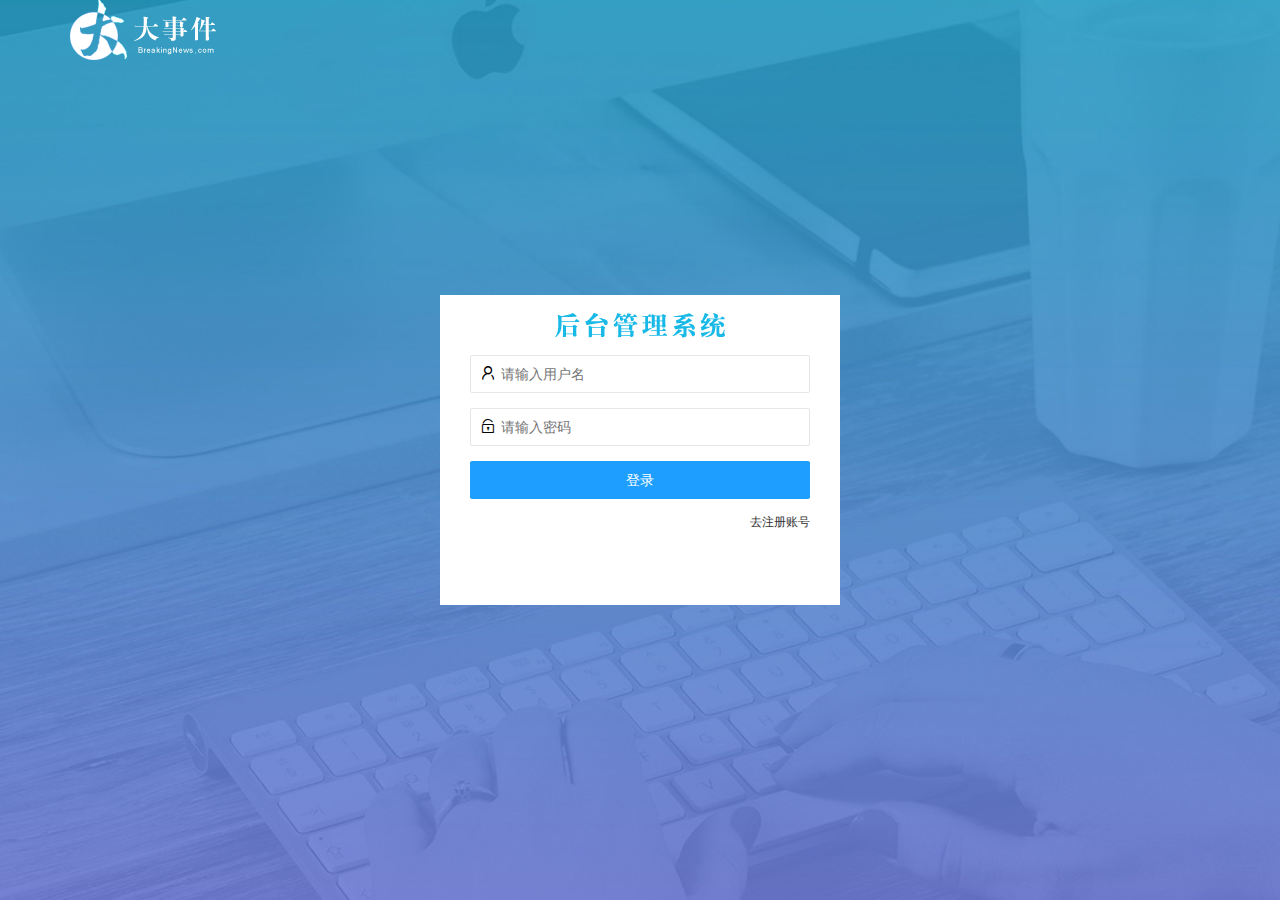
<file: login.html>
<!DOCTYPE html>
<html lang="en">

<head>
  <meta charset="UTF-8" />
  <meta name="viewport" content="width=device-width, initial-scale=1.0" />
  <title>大事件-登录/注册</title>
  <!-- 导入 LayUI 的样式 -->
  <link rel="stylesheet" href="/assets/lib/layui/css/layui.css" />
  <!-- 导入自己的样式表 -->
  <link rel="stylesheet" href="/assets/css/login.css" />
</head>

<body>
  <div class="layui-main">
    <img src="/assets/images/logo.png" alt="" />
  </div>
  <!-- 注册和登录区域 -->
  <div class="loginAndRegBox">
    <!-- 注册和登录标题图 -->
    <div class="title-box"></div>

    <!-- 1.登录的div -->
    <div class="login-box">
      <!-- 登录的表单 -->
      <form class="layui-form" id="form_login">
        <!-- 用户名 -->
        <div class="layui-form-item">
          <i class="layui-icon layui-icon-username"></i>
          <input type="text" name="username" required lay-verify="required" placeholder="请输入用户名" autocomplete="off"
            class="layui-input" />
        </div>
        <!-- 密码 -->
        <div class="layui-form-item">
          <i class="layui-icon layui-icon-password"></i>
          <input type="text" name="password" required lay-verify="required|pwd" placeholder="请输入密码" autocomplete="off"
            class="layui-input" />
        </div>
        <!-- 登录按钮 -->
        <div class="layui-form-item">
          <!-- 注意：表单提交按钮和普通按钮的区别，就是 lay-submit 属性 -->
          <button class="layui-btn layui-btn-fluid layui-btn-normal" lay-submit>登录</button>
        </div>
        <div class="layui-form-item links">
          <a href="javascript:;" id="link_reg">去注册账号</a>
        </div>
      </form>
    </div>

    <!-- 2.注册div -->
    <div class="reg-box" style="display: none;">
      <!-- 注册的表单 -->
      <form class="layui-form" id="form_reg">
        <!-- 用户名 -->
        <div class="layui-form-item">
          <i class="layui-icon layui-icon-username"></i>
          <input type="text" name="username" required lay-verify="required" placeholder="请输入用户名" autocomplete="off"
            class="layui-input" />
        </div>
        <!-- 密码 -->
        <div class="layui-form-item">
          <i class="layui-icon layui-icon-password"></i>
          <input type="text" name="password" required lay-verify="required|pwd" placeholder="请输入密码" autocomplete="off"
            class="layui-input" />
        </div>
        <!-- 再次确认密码 -->
        <div class="layui-form-item">
          <i class="layui-icon layui-icon-password"></i>
          <input type="text" name="repassword" required lay-verify="required|pwd|repwd" placeholder="请再次输入密码"
            autocomplete="off" class="layui-input" />
        </div>
        <!-- 注册按钮 -->
        <div class="layui-form-item">
          <!-- 注意：表单提交按钮和普通按钮的区别，就是 lay-submit 属性 -->
          <button class="layui-btn layui-btn-fluid layui-btn-normal" lay-submit>注册</button>
        </div>
        <div class="layui-form-item links">
          <a href="javascript:;" id="link_login">去登录</a>
        </div>
      </form>

    </div>
  </div>
  <!-- 导入 Layui 的JS文件 -->
  <script src="/assets/lib/layui/layui.all.js"></script>
  <!-- 导入 JQuery -->
  <script src="/assets/lib/jquery.js"></script>
  <!-- 导入自己封装的 baseAPI.js，在jq之后，自己的之前 -->
  <script src="/assets/js/baseAPI.js"></script>
  <!-- 导入自己的 JavaScript 脚本 -->
  <script src="/assets/js/login.js"></script>
</body>

</html>
</file>
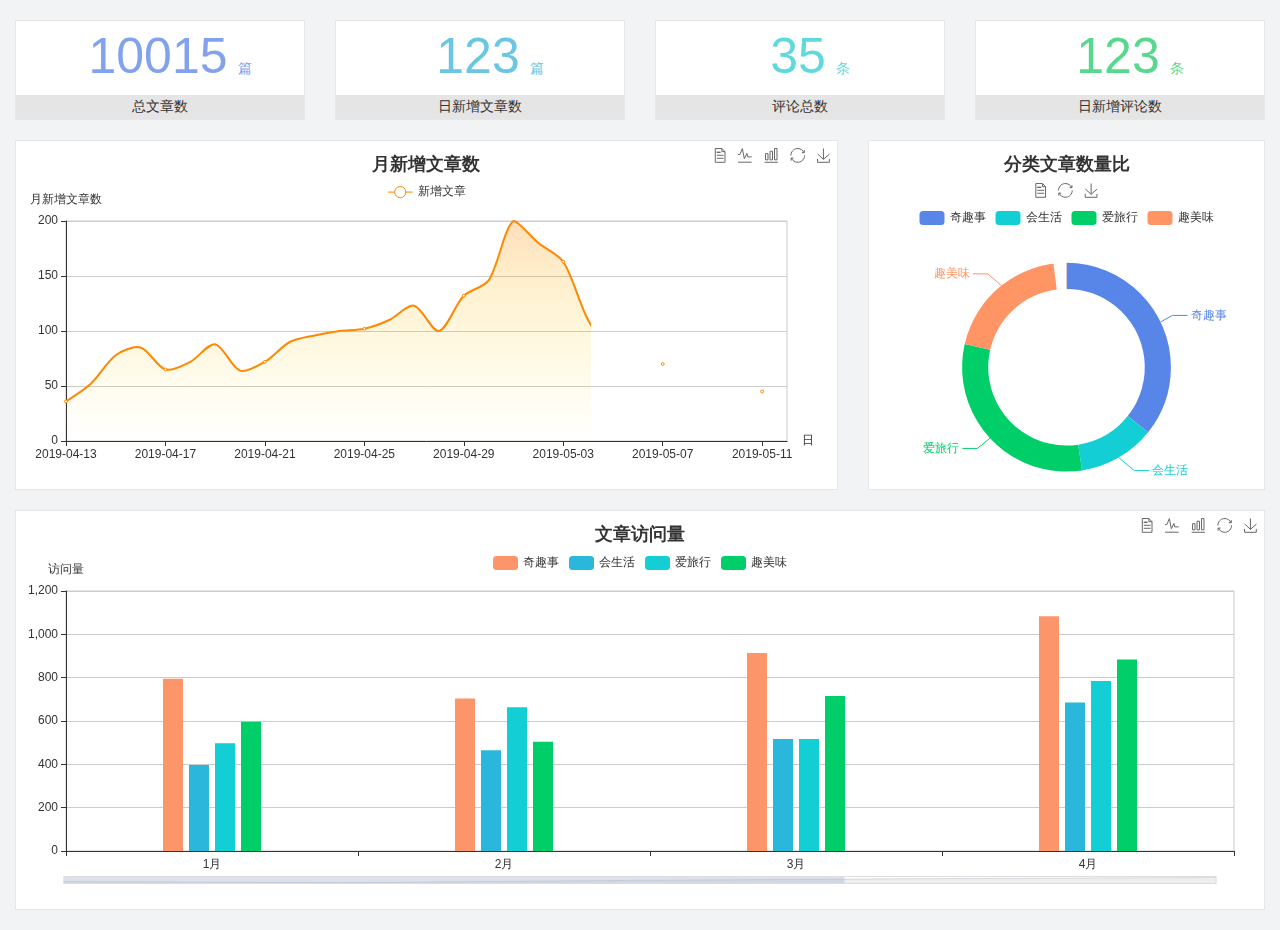
<file: home/dashboard.html>
<!DOCTYPE html>
<html lang="en">

<head>
  <meta charset="UTF-8">
  <meta name="viewport" content="width=device-width, initial-scale=1.0">
  <meta http-equiv="X-UA-Compatible" content="ie=edge">
  <title>图表统计</title>
  <link rel="stylesheet" href="../../assets/lib/bootstrap.css" />
  <link rel="stylesheet" href="../../assets/lib/main.css" />
  <script src="../../assets/lib/jquery.js"></script>
  <script type="text/javascript" src="../../assets/lib/echarts.min.js"></script>
</head>

<body>
  <div class="container-fluid">
    <div class="row spannel_list">
      <div class="col-sm-3 col-xs-6">
        <div class="spannel">
          <em>10015</em><span>篇</span>
          <b>总文章数</b>
        </div>
      </div>
      <div class="col-sm-3 col-xs-6">
        <div class="spannel scolor01">
          <em>123</em><span>篇</span>
          <b>日新增文章数</b>
        </div>
      </div>
      <div class="col-sm-3 col-xs-6">
        <div class="spannel scolor02">
          <em>35</em><span>条</span>
          <b>评论总数</b>
        </div>
      </div>
      <div class="col-sm-3 col-xs-6">
        <div class="spannel scolor03">
          <em>123</em><span>条</span>
          <b>日新增评论数</b>
        </div>
      </div>
    </div>
  </div>

  <div class="container-fluid">
    <div class="row curve-pie">
      <div class="col-lg-8 col-md-8">
        <div class="gragh_pannel" id="curve_show"></div>
      </div>
      <div class="col-lg-4 col-md-4">
        <div class="gragh_pannel" id="pie_show"></div>
      </div>
    </div>
  </div>

  <div class="container-fluid">
    <div class="column_pannel" id="column_show"></div>
  </div>

  <script>
    var oChart = echarts.init(document.getElementById('curve_show'));
    var aList_all = [
      { 'count': 36, 'date': '2019-04-13' },
      { 'count': 52, 'date': '2019-04-14' },
      { 'count': 78, 'date': '2019-04-15' },
      { 'count': 85, 'date': '2019-04-16' },
      { 'count': 65, 'date': '2019-04-17' },
      { 'count': 72, 'date': '2019-04-18' },
      { 'count': 88, 'date': '2019-04-19' },
      { 'count': 64, 'date': '2019-04-20' },
      { 'count': 72, 'date': '2019-04-21' },
      { 'count': 90, 'date': '2019-04-22' },
      { 'count': 96, 'date': '2019-04-23' },
      { 'count': 100, 'date': '2019-04-24' },
      { 'count': 102, 'date': '2019-04-25' },
      { 'count': 110, 'date': '2019-04-26' },
      { 'count': 123, 'date': '2019-04-27' },
      { 'count': 100, 'date': '2019-04-28' },
      { 'count': 132, 'date': '2019-04-29' },
      { 'count': 146, 'date': '2019-04-30' },
      { 'count': 200, 'date': '2019-05-01' },
      { 'count': 180, 'date': '2019-05-02' },
      { 'count': 163, 'date': '2019-05-03' },
      { 'count': 110, 'date': '2019-05-04' },
      { 'count': 80, 'date': '2019-05-05' },
      { 'count': 82, 'date': '2019-05-06' },
      { 'count': 70, 'date': '2019-05-07' },
      { 'count': 65, 'date': '2019-05-08' },
      { 'count': 54, 'date': '2019-05-09' },
      { 'count': 40, 'date': '2019-05-10' },
      { 'count': 45, 'date': '2019-05-11' },
      { 'count': 38, 'date': '2019-05-12' },
    ];

    let aCount = [];
    let aDate = [];

    for (var i = 0; i < aList_all.length; i++) {
      aCount.push(aList_all[i].count);
      aDate.push(aList_all[i].date);
    }

    var chartopt = {
      title: {
        text: '月新增文章数',
        left: 'center',
        top: '10'
      },
      tooltip: {
        trigger: 'axis'
      },
      legend: {
        data: ['新增文章'],
        top: '40'
      },
      toolbox: {
        show: true,
        feature: {
          mark: { show: true },
          dataView: { show: true, readOnly: false },
          magicType: { show: true, type: ['line', 'bar'] },
          restore: { show: true },
          saveAsImage: { show: true }
        }
      },
      calculable: true,
      xAxis: [
        {
          name: '日',
          type: 'category',
          boundaryGap: false,
          data: aDate
        }
      ],
      yAxis: [
        {
          name: '月新增文章数',
          type: 'value'
        }
      ],
      series: [
        {
          name: '新增文章',
          type: 'line',
          smooth: true,
          itemStyle: { normal: { areaStyle: { type: 'default' }, color: '#f80' }, lineStyle: { color: '#f80' } },
          data: aCount
        }],
      areaStyle: {
        normal: {
          color: new echarts.graphic.LinearGradient(0, 0, 0, 1, [{
            offset: 0,
            color: 'rgba(255,136,0,0.39)'
          }, {
            offset: .34,
            color: 'rgba(255,180,0,0.25)'
          }, {
            offset: 1,
            color: 'rgba(255,222,0,0.00)'
          }])

        }
      },
      grid: {
        show: true,
        x: 50,
        x2: 50,
        y: 80,
        height: 220
      }
    };

    oChart.setOption(chartopt);


    var oPie = echarts.init(document.getElementById('pie_show'));
    var oPieopt =
    {
      title: {
        top: 10,
        text: '分类文章数量比',
        x: 'center'
      },
      tooltip: {
        trigger: 'item',
        formatter: "{a} <br/>{b} : {c} ({d}%)"
      },
      color: ['#5885e8', '#13cfd5', '#00ce68', '#ff9565'],
      legend: {
        x: 'center',
        top: 65,
        data: ['奇趣事', '会生活', '爱旅行', '趣美味']
      },
      toolbox: {
        show: true,
        x: 'center',
        top: 35,
        feature: {
          mark: { show: true },
          dataView: { show: true, readOnly: false },
          magicType: {
            show: true,
            type: ['pie', 'funnel'],
            option: {
              funnel: {
                x: '25%',
                width: '50%',
                funnelAlign: 'left',
                max: 1548
              }
            }
          },
          restore: { show: true },
          saveAsImage: { show: true }
        }
      },
      calculable: true,
      series: [
        {
          name: '访问来源',
          type: 'pie',
          radius: ['45%', '60%'],
          center: ['50%', '65%'],
          data: [
            { value: 300, name: '奇趣事' },
            { value: 100, name: '会生活' },
            { value: 260, name: '爱旅行' },
            { value: 180, name: '趣美味' }
          ]
        }
      ]
    };
    oPie.setOption(oPieopt);



    var oColumn = this.echarts.init(document.getElementById('column_show'));
    var oColumnopt =
    {
      title: {
        text: '文章访问量',
        left: 'center',
        top: '10'
      },
      tooltip: {
        trigger: 'axis'
      },
      legend: {
        data: ['奇趣事', '会生活', '爱旅行', '趣美味'],
        top: '40'
      },
      toolbox: {
        show: true,
        feature: {
          mark: { show: true },
          dataView: { show: true, readOnly: false },
          magicType: { show: true, type: ['line', 'bar'] },
          restore: { show: true },
          saveAsImage: { show: true }
        }
      },
      calculable: true,
      xAxis: [
        {
          type: 'category',
          data: ['1月', '2月', '3月', '4月', '5月']
        }
      ],
      yAxis: [
        {
          name: '访问量',
          type: 'value'
        }
      ],
      series: [
        {
          name: '奇趣事',
          type: 'bar',
          barWidth: 20,
          itemStyle: {
            normal: { areaStyle: { type: 'default' }, color: '#fd956a' }
          },
          data: [800, 708, 920, 1090, 1200]
        },
        {
          name: '会生活',
          type: 'bar',
          barWidth: 20,
          itemStyle: {
            normal: { areaStyle: { type: 'default' }, color: '#2bb6db' }
          },
          data: [400, 468, 520, 690, 800]
        },
        {
          name: '爱旅行',
          type: 'bar',
          barWidth: 20,
          itemStyle: {
            normal: { areaStyle: { type: 'default' }, color: '#13cfd5' }
          },
          data: [500, 668, 520, 790, 900]
        },
        {
          name: '趣美味',
          type: 'bar',
          barWidth: 20,
          itemStyle: {
            normal: { areaStyle: { type: 'default' }, color: '#00ce68' }
          },
          data: [600, 508, 720, 890, 1000]
        }
      ],
      grid: {
        show: true,
        x: 50,
        x2: 30,
        y: 80,
        height: 260
      },
      dataZoom: [//给x轴设置滚动条
        {
          start: 0,//默认为0
          end: 100 - 1000 / 31,//默认为100
          type: 'slider',
          show: true,
          xAxisIndex: [0],
          handleSize: 0,//滑动条的 左右2个滑动条的大小
          height: 8,//组件高度
          left: 45, //左边的距离
          right: 50,//右边的距离
          bottom: 26,//右边的距离
          handleColor: '#ddd',//h滑动图标的颜色
          handleStyle: {
            borderColor: "#cacaca",
            borderWidth: "1",
            shadowBlur: 2,
            background: "#ddd",
            shadowColor: "#ddd",
          }
        }]
    };
    oColumn.setOption(oColumnopt);
  </script>
</body>

</html>
</file>
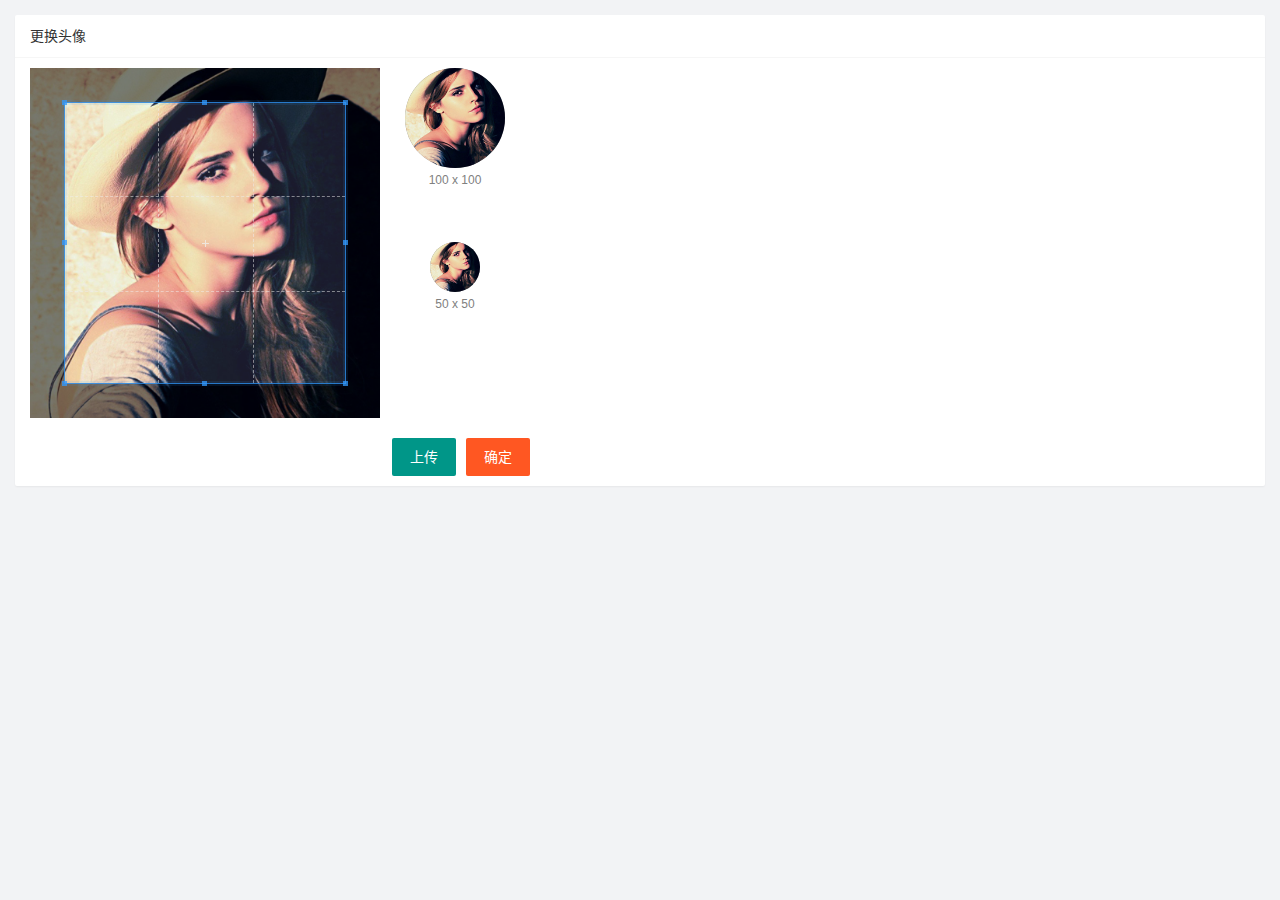
<file: user/user_avatar.html>
<!DOCTYPE html>
<html lang="zh-CN">

<head>
  <meta charset="UTF-8">
  <meta name="viewport" content="width=device-width, initial-scale=1.0">
  <title>Document</title>
  <!-- 引入layui样式 -->
  <link rel="stylesheet" href="/assets/lib/layui/css/layui.css" />
  <link rel="stylesheet" href="/assets/lib/cropper/cropper.css" />
  <!-- 引入自己的css -->
  <link rel="stylesheet" href="/assets/css/user/user_avatar.css" />

</head>

<body>
  <div class="layui-card">
    <div class="layui-card-header">更换头像</div>
    <div class="layui-card-body">
      <!-- 第一行的图片裁剪和预览区域 -->
      <div class="row1">
        <!-- 图片裁剪区域 -->
        <div class="cropper-box">
          <!-- 这个 img 标签很重要，将来会把它初始化为裁剪区域 -->
          <img id="image" src="/assets/images/sample.jpg" />
        </div>
        <!-- 图片的预览区域 -->
        <div class="preview-box">
          <div>
            <!-- 宽高为 100px 的预览区域 -->
            <div class="img-preview w100"></div>
            <p class="size">100 x 100</p>
          </div>
          <div>
            <!-- 宽高为 50px 的预览区域 -->
            <div class="img-preview w50"></div>
            <p class="size">50 x 50</p>
          </div>
        </div>
      </div>

      <!-- 第二行的按钮区域 -->
      <div class="row2">
        <input type="file" id="file" accept="image/png,image/jpeg" style="display: none;">
        <button id="btnChooseImage" type="button" class="layui-btn">上传</button>
        <button id="btnUpload" type="button" class="layui-btn layui-btn-danger">确定</button>
      </div>
    </div>
  </div>
  <!-- 导入 layui 的JS文件 -->
  <script src="/assets/lib/layui/layui.all.js"></script>
  <!-- 导入jq -->
  <script src="/assets/lib/jquery.js"></script>
  <script src="/assets/lib/cropper/Cropper.js"></script>
  <script src="/assets/lib/cropper/jquery-cropper.js"></script>
  <!-- 导入自己封装的baseAPI -->
  <script src="/assets/js/baseAPI.js"></script>
  <!-- 导入自己的js文件 -->
  <script src="/assets/js/user/user_avatar.js"></script>
</body>

</html>
</file>
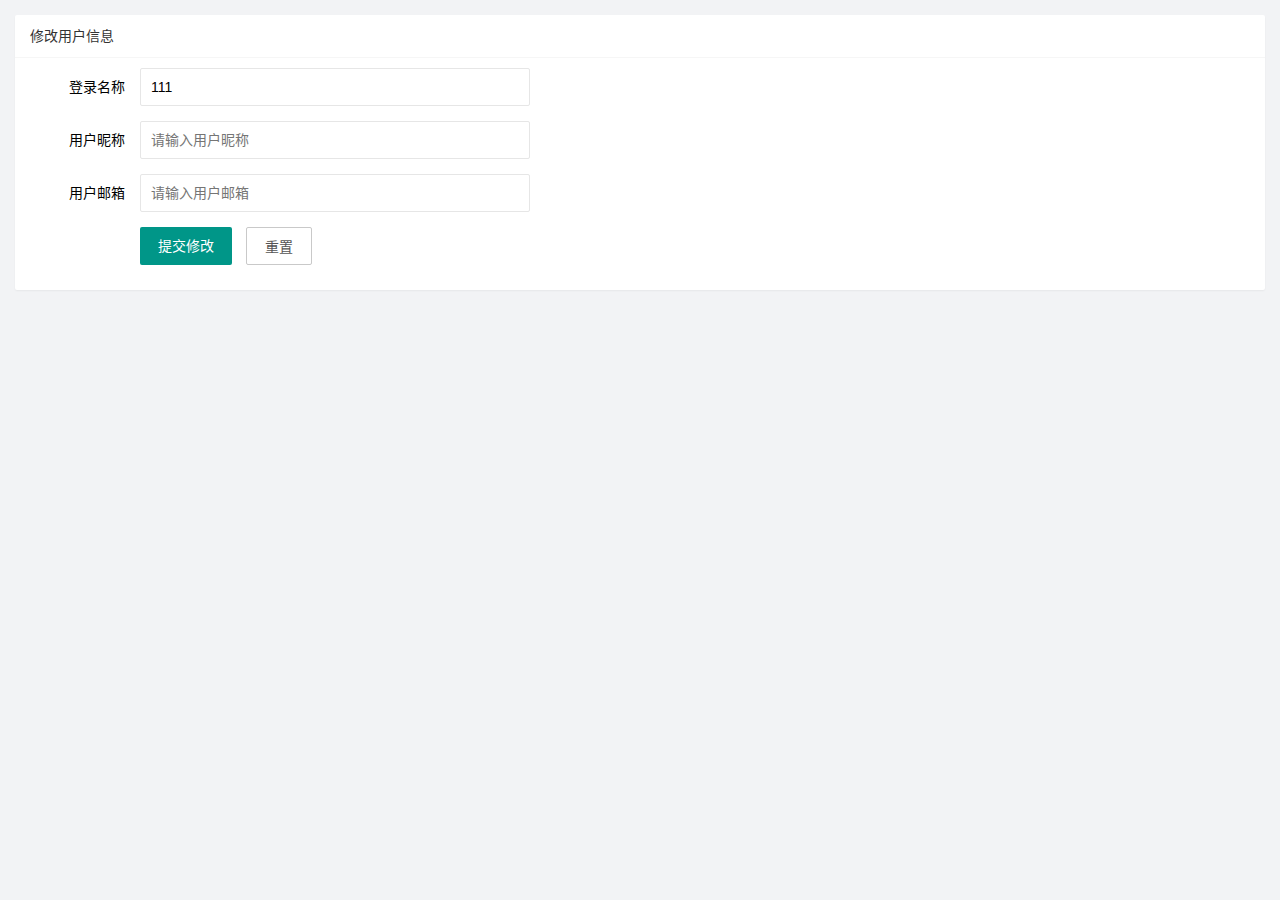
<file: user/user_info.html>
<!DOCTYPE html>
<html lang="zh-CN">

<head>
  <meta charset="UTF-8">
  <meta name="viewport" content="width=device-width, initial-scale=1.0">
  <title>Document</title>
  <link rel="stylesheet" href="/assets/lib/layui/css/layui.css">
  <link rel="stylesheet" href="/assets/css/user/user_info.css">
</head>

<body>
  <!-- 卡片区域 -->
  <div class="layui-card">
    <div class="layui-card-header">修改用户信息</div>
    <div class="layui-card-body">
      <!-- form 表单区域 -->
      <form class="layui-form" lay-filter="formUserInfo">
        <!-- 隐藏域保存id -->
        <input type="hidden" name="id">
        <div class="layui-form-item">
          <label class="layui-form-label">登录名称</label>
          <div class="layui-input-block">
            <input value="111" type="text" name="username" required lay-verify="required" placeholder="请输入登录名称"
              autocomplete="off" class="layui-input" readonly />
          </div>
        </div>
        <div class="layui-form-item">
          <label class="layui-form-label">用户昵称</label>
          <div class="layui-input-block">
            <input type="text" name="nickname" required lay-verify="required|nickname" placeholder="请输入用户昵称"
              autocomplete="off" class="layui-input" />
          </div>
        </div>
        <div class="layui-form-item">
          <label class="layui-form-label">用户邮箱</label>
          <div class="layui-input-block">
            <input type="text" name="email" required lay-verify="required|email" placeholder="请输入用户邮箱"
              autocomplete="off" class="layui-input" />
          </div>
        </div>
        <div class="layui-form-item">
          <div class="layui-input-block">
            <button class="layui-btn" lay-submit lay-filter="formDemo">提交修改</button>
            <button type="reset" class="layui-btn layui-btn-primary" id="btnReset">重置</button>
          </div>
        </div>
      </form>
    </div>
  </div>
  <!-- 导入 layui 的JS文件 -->
  <script src="/assets/lib/layui/layui.all.js"></script>
  <!-- 导入jq -->
  <script src="/assets/lib/jquery.js"></script>
  <!-- 导入自己封装的baseAPI -->
  <script src="/assets/js/baseAPI.js"></script>
  <!-- 导入自己的js文件 -->
  <script src="/assets/js/user/user_info.js"></script>
</body>

</html>
</file>
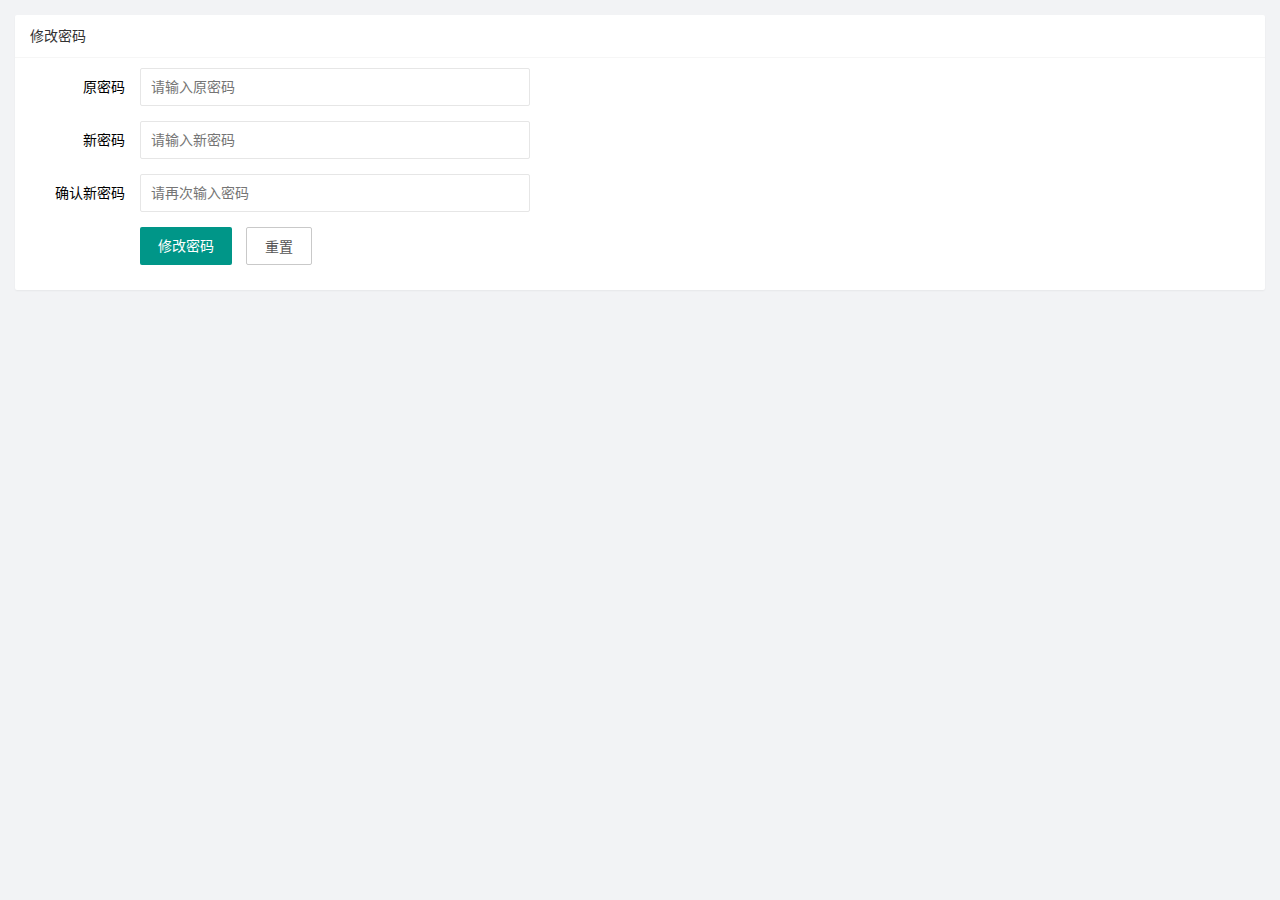
<file: user/user_pwd.html>
<!DOCTYPE html>
<html lang="zh-CN">

<head>
  <meta charset="UTF-8">
  <meta name="viewport" content="width=device-width, initial-scale=1.0">
  <title>Document</title>
  <link rel="stylesheet" href="/assets/lib/layui/css/layui.css" />
  <link rel="stylesheet" href="/assets/css/user/user_pwd.css" />
</head>

<body>
  <div class="layui-card">
    <div class="layui-card-header">修改密码</div>
    <div class="layui-card-body">
      <!-- form表单 -->
      <form class="layui-form">
        <!-- 旧密码 -->
        <div class="layui-form-item">
          <label class="layui-form-label">原密码</label>
          <div class="layui-input-block">
            <input type="text" name="oldPwd" required lay-verify="required|pwd" placeholder="请输入原密码" autocomplete="off"
              class="layui-input">
          </div>
        </div>
        <!-- 新密码 -->
        <div class="layui-form-item">
          <label class="layui-form-label">新密码</label>
          <div class="layui-input-block">
            <input type="text" name="newPwd" required lay-verify="required|pwd|samePwd" placeholder="请输入新密码"
              autocomplete="off" class="layui-input">
          </div>
        </div>
        <!-- 确认新密码 -->
        <div class="layui-form-item">
          <label class="layui-form-label">确认新密码</label>
          <div class="layui-input-block">
            <input type="text" name="rePwd" required lay-verify="required|pwd|rePwd" placeholder="请再次输入密码"
              autocomplete="off" class="layui-input">
          </div>
        </div>
        <!-- 按钮 -->
        <div class="layui-form-item">
          <div class="layui-input-block">
            <button class="layui-btn" lay-submit lay-filter="formDemo">修改密码</button>
            <button type="reset" class="layui-btn layui-btn-primary">重置</button>
          </div>
        </div>
      </form>
    </div>
  </div>
  <!-- 导入 layui 的 js -->
  <script src="/assets/lib/layui/layui.all.js"></script>
  <!-- 导入 jQuery -->
  <script src="/assets/lib/jquery.js"></script>
  <!-- 导入 baseAPI -->
  <script src="/assets/js/baseAPI.js"></script>
  <!-- 导入自己的 js -->
  <script src="/assets/js/user/user_pwd.js"></script>
</body>

</html>
</file>
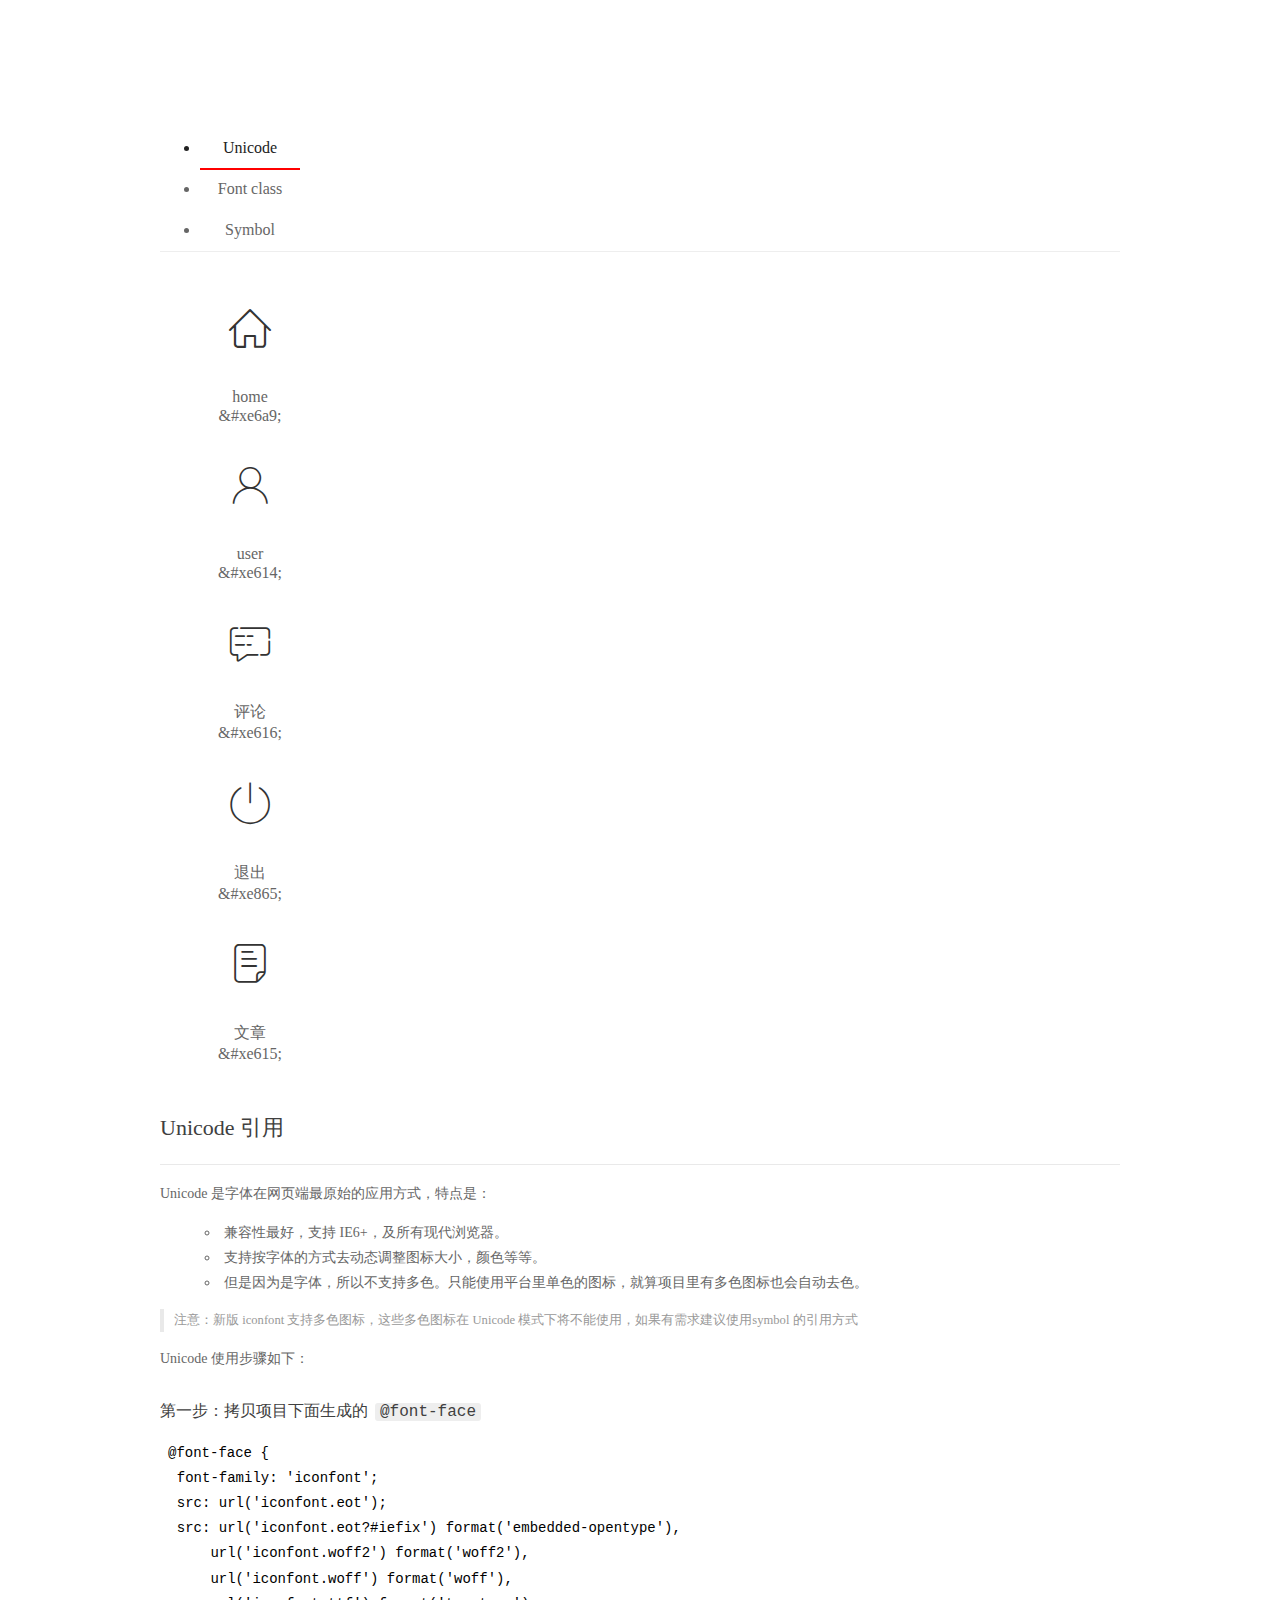
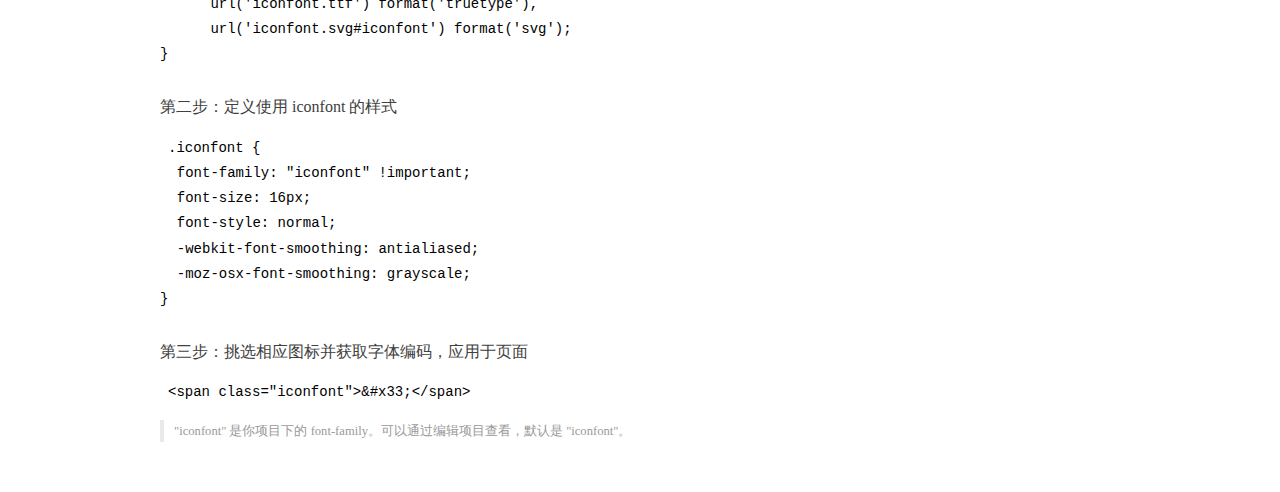
<file: assets/fonts/demo_index.html>
<!DOCTYPE html>
<html>
<head>
  <meta charset="utf-8"/>
  <title>IconFont Demo</title>
  <link rel="shortcut icon" href="https://gtms04.alicdn.com/tps/i4/TB1_oz6GVXXXXaFXpXXJDFnIXXX-64-64.ico" type="image/x-icon"/>
  <link rel="stylesheet" href="https://g.alicdn.com/thx/cube/1.3.2/cube.min.css">
  <link rel="stylesheet" href="demo.css">
  <link rel="stylesheet" href="iconfont.css">
  <script src="iconfont.js"></script>
  <!-- jQuery -->
  <script src="https://a1.alicdn.com/oss/uploads/2018/12/26/7bfddb60-08e8-11e9-9b04-53e73bb6408b.js"></script>
  <!-- 代码高亮 -->
  <script src="https://a1.alicdn.com/oss/uploads/2018/12/26/a3f714d0-08e6-11e9-8a15-ebf944d7534c.js"></script>
</head>
<body>
  <div class="main">
    <h1 class="logo"><a href="https://www.iconfont.cn/" title="iconfont 首页" target="_blank">&#xe86b;</a></h1>
    <div class="nav-tabs">
      <ul id="tabs" class="dib-box">
        <li class="dib active"><span>Unicode</span></li>
        <li class="dib"><span>Font class</span></li>
        <li class="dib"><span>Symbol</span></li>
      </ul>
      
    </div>
    <div class="tab-container">
      <div class="content unicode" style="display: block;">
          <ul class="icon_lists dib-box">
          
            <li class="dib">
              <span class="icon iconfont">&#xe6a9;</span>
                <div class="name">home</div>
                <div class="code-name">&amp;#xe6a9;</div>
              </li>
          
            <li class="dib">
              <span class="icon iconfont">&#xe614;</span>
                <div class="name">user</div>
                <div class="code-name">&amp;#xe614;</div>
              </li>
          
            <li class="dib">
              <span class="icon iconfont">&#xe616;</span>
                <div class="name">评论</div>
                <div class="code-name">&amp;#xe616;</div>
              </li>
          
            <li class="dib">
              <span class="icon iconfont">&#xe865;</span>
                <div class="name">退出</div>
                <div class="code-name">&amp;#xe865;</div>
              </li>
          
            <li class="dib">
              <span class="icon iconfont">&#xe615;</span>
                <div class="name">文章</div>
                <div class="code-name">&amp;#xe615;</div>
              </li>
          
          </ul>
          <div class="article markdown">
          <h2 id="unicode-">Unicode 引用</h2>
          <hr>

          <p>Unicode 是字体在网页端最原始的应用方式，特点是：</p>
          <ul>
            <li>兼容性最好，支持 IE6+，及所有现代浏览器。</li>
            <li>支持按字体的方式去动态调整图标大小，颜色等等。</li>
            <li>但是因为是字体，所以不支持多色。只能使用平台里单色的图标，就算项目里有多色图标也会自动去色。</li>
          </ul>
          <blockquote>
            <p>注意：新版 iconfont 支持多色图标，这些多色图标在 Unicode 模式下将不能使用，如果有需求建议使用symbol 的引用方式</p>
          </blockquote>
          <p>Unicode 使用步骤如下：</p>
          <h3 id="-font-face">第一步：拷贝项目下面生成的 <code>@font-face</code></h3>
<pre><code class="language-css"
>@font-face {
  font-family: 'iconfont';
  src: url('iconfont.eot');
  src: url('iconfont.eot?#iefix') format('embedded-opentype'),
      url('iconfont.woff2') format('woff2'),
      url('iconfont.woff') format('woff'),
      url('iconfont.ttf') format('truetype'),
      url('iconfont.svg#iconfont') format('svg');
}
</code></pre>
          <h3 id="-iconfont-">第二步：定义使用 iconfont 的样式</h3>
<pre><code class="language-css"
>.iconfont {
  font-family: "iconfont" !important;
  font-size: 16px;
  font-style: normal;
  -webkit-font-smoothing: antialiased;
  -moz-osx-font-smoothing: grayscale;
}
</code></pre>
          <h3 id="-">第三步：挑选相应图标并获取字体编码，应用于页面</h3>
<pre>
<code class="language-html"
>&lt;span class="iconfont"&gt;&amp;#x33;&lt;/span&gt;
</code></pre>
          <blockquote>
            <p>"iconfont" 是你项目下的 font-family。可以通过编辑项目查看，默认是 "iconfont"。</p>
          </blockquote>
          </div>
      </div>
      <div class="content font-class">
        <ul class="icon_lists dib-box">
          
          <li class="dib">
            <span class="icon iconfont icon-home"></span>
            <div class="name">
              home
            </div>
            <div class="code-name">.icon-home
            </div>
          </li>
          
          <li class="dib">
            <span class="icon iconfont icon-user"></span>
            <div class="name">
              user
            </div>
            <div class="code-name">.icon-user
            </div>
          </li>
          
          <li class="dib">
            <span class="icon iconfont icon-pinglun"></span>
            <div class="name">
              评论
            </div>
            <div class="code-name">.icon-pinglun
            </div>
          </li>
          
          <li class="dib">
            <span class="icon iconfont icon-tuichu"></span>
            <div class="name">
              退出
            </div>
            <div class="code-name">.icon-tuichu
            </div>
          </li>
          
          <li class="dib">
            <span class="icon iconfont icon-16"></span>
            <div class="name">
              文章
            </div>
            <div class="code-name">.icon-16
            </div>
          </li>
          
        </ul>
        <div class="article markdown">
        <h2 id="font-class-">font-class 引用</h2>
        <hr>

        <p>font-class 是 Unicode 使用方式的一种变种，主要是解决 Unicode 书写不直观，语意不明确的问题。</p>
        <p>与 Unicode 使用方式相比，具有如下特点：</p>
        <ul>
          <li>兼容性良好，支持 IE8+，及所有现代浏览器。</li>
          <li>相比于 Unicode 语意明确，书写更直观。可以很容易分辨这个 icon 是什么。</li>
          <li>因为使用 class 来定义图标，所以当要替换图标时，只需要修改 class 里面的 Unicode 引用。</li>
          <li>不过因为本质上还是使用的字体，所以多色图标还是不支持的。</li>
        </ul>
        <p>使用步骤如下：</p>
        <h3 id="-fontclass-">第一步：引入项目下面生成的 fontclass 代码：</h3>
<pre><code class="language-html">&lt;link rel="stylesheet" href="./iconfont.css"&gt;
</code></pre>
        <h3 id="-">第二步：挑选相应图标并获取类名，应用于页面：</h3>
<pre><code class="language-html">&lt;span class="iconfont icon-xxx"&gt;&lt;/span&gt;
</code></pre>
        <blockquote>
          <p>"
            iconfont" 是你项目下的 font-family。可以通过编辑项目查看，默认是 "iconfont"。</p>
        </blockquote>
      </div>
      </div>
      <div class="content symbol">
          <ul class="icon_lists dib-box">
          
            <li class="dib">
                <svg class="icon svg-icon" aria-hidden="true">
                  <use xlink:href="#icon-home"></use>
                </svg>
                <div class="name">home</div>
                <div class="code-name">#icon-home</div>
            </li>
          
            <li class="dib">
                <svg class="icon svg-icon" aria-hidden="true">
                  <use xlink:href="#icon-user"></use>
                </svg>
                <div class="name">user</div>
                <div class="code-name">#icon-user</div>
            </li>
          
            <li class="dib">
                <svg class="icon svg-icon" aria-hidden="true">
                  <use xlink:href="#icon-pinglun"></use>
                </svg>
                <div class="name">评论</div>
                <div class="code-name">#icon-pinglun</div>
            </li>
          
            <li class="dib">
                <svg class="icon svg-icon" aria-hidden="true">
                  <use xlink:href="#icon-tuichu"></use>
                </svg>
                <div class="name">退出</div>
                <div class="code-name">#icon-tuichu</div>
            </li>
          
            <li class="dib">
                <svg class="icon svg-icon" aria-hidden="true">
                  <use xlink:href="#icon-16"></use>
                </svg>
                <div class="name">文章</div>
                <div class="code-name">#icon-16</div>
            </li>
          
          </ul>
          <div class="article markdown">
          <h2 id="symbol-">Symbol 引用</h2>
          <hr>

          <p>这是一种全新的使用方式，应该说这才是未来的主流，也是平台目前推荐的用法。相关介绍可以参考这篇<a href="">文章</a>
            这种用法其实是做了一个 SVG 的集合，与另外两种相比具有如下特点：</p>
          <ul>
            <li>支持多色图标了，不再受单色限制。</li>
            <li>通过一些技巧，支持像字体那样，通过 <code>font-size</code>, <code>color</code> 来调整样式。</li>
            <li>兼容性较差，支持 IE9+，及现代浏览器。</li>
            <li>浏览器渲染 SVG 的性能一般，还不如 png。</li>
          </ul>
          <p>使用步骤如下：</p>
          <h3 id="-symbol-">第一步：引入项目下面生成的 symbol 代码：</h3>
<pre><code class="language-html">&lt;script src="./iconfont.js"&gt;&lt;/script&gt;
</code></pre>
          <h3 id="-css-">第二步：加入通用 CSS 代码（引入一次就行）：</h3>
<pre><code class="language-html">&lt;style&gt;
.icon {
  width: 1em;
  height: 1em;
  vertical-align: -0.15em;
  fill: currentColor;
  overflow: hidden;
}
&lt;/style&gt;
</code></pre>
          <h3 id="-">第三步：挑选相应图标并获取类名，应用于页面：</h3>
<pre><code class="language-html">&lt;svg class="icon" aria-hidden="true"&gt;
  &lt;use xlink:href="#icon-xxx"&gt;&lt;/use&gt;
&lt;/svg&gt;
</code></pre>
          </div>
      </div>

    </div>
  </div>
  <script>
  $(document).ready(function () {
      $('.tab-container .content:first').show()

      $('#tabs li').click(function (e) {
        var tabContent = $('.tab-container .content')
        var index = $(this).index()

        if ($(this).hasClass('active')) {
          return
        } else {
          $('#tabs li').removeClass('active')
          $(this).addClass('active')

          tabContent.hide().eq(index).fadeIn()
        }
      })
    })
  </script>
</body>
</html>
</file>
<file: assets/lib/layui/css/layui.css>
/** layui-v2.5.5 MIT License By https://www.layui.com */
 .layui-inline,img{display:inline-block;vertical-align:middle}h1,h2,h3,h4,h5,h6{font-weight:400}.layui-edge,.layui-header,.layui-inline,.layui-main{position:relative}.layui-body,.layui-edge,.layui-elip{overflow:hidden}.layui-btn,.layui-edge,.layui-inline,img{vertical-align:middle}.layui-btn,.layui-disabled,.layui-icon,.layui-unselect{-moz-user-select:none;-webkit-user-select:none;-ms-user-select:none}.layui-elip,.layui-form-checkbox span,.layui-form-pane .layui-form-label{text-overflow:ellipsis;white-space:nowrap}.layui-breadcrumb,.layui-tree-btnGroup{visibility:hidden}blockquote,body,button,dd,div,dl,dt,form,h1,h2,h3,h4,h5,h6,input,li,ol,p,pre,td,textarea,th,ul{margin:0;padding:0;-webkit-tap-highlight-color:rgba(0,0,0,0)}a:active,a:hover{outline:0}img{border:none}li{list-style:none}table{border-collapse:collapse;border-spacing:0}h4,h5,h6{font-size:100%}button,input,optgroup,option,select,textarea{font-family:inherit;font-size:inherit;font-style:inherit;font-weight:inherit;outline:0}pre{white-space:pre-wrap;white-space:-moz-pre-wrap;white-space:-pre-wrap;white-space:-o-pre-wrap;word-wrap:break-word}body{line-height:24px;font:14px Helvetica Neue,Helvetica,PingFang SC,Tahoma,Arial,sans-serif}hr{height:1px;margin:10px 0;border:0;clear:both}a{color:#333;text-decoration:none}a:hover{color:#777}a cite{font-style:normal;*cursor:pointer}.layui-border-box,.layui-border-box *{box-sizing:border-box}.layui-box,.layui-box *{box-sizing:content-box}.layui-clear{clear:both;*zoom:1}.layui-clear:after{content:'\20';clear:both;*zoom:1;display:block;height:0}.layui-inline{*display:inline;*zoom:1}.layui-edge{display:inline-block;width:0;height:0;border-width:6px;border-style:dashed;border-color:transparent}.layui-edge-top{top:-4px;border-bottom-color:#999;border-bottom-style:solid}.layui-edge-right{border-left-color:#999;border-left-style:solid}.layui-edge-bottom{top:2px;border-top-color:#999;border-top-style:solid}.layui-edge-left{border-right-color:#999;border-right-style:solid}.layui-disabled,.layui-disabled:hover{color:#d2d2d2!important;cursor:not-allowed!important}.layui-circle{border-radius:100%}.layui-show{display:block!important}.layui-hide{display:none!important}@font-face{font-family:layui-icon;src:url(../font/iconfont.eot?v=250);src:url(../font/iconfont.eot?v=250#iefix) format('embedded-opentype'),url(../font/iconfont.woff2?v=250) format('woff2'),url(../font/iconfont.woff?v=250) format('woff'),url(../font/iconfont.ttf?v=250) format('truetype'),url(../font/iconfont.svg?v=250#layui-icon) format('svg')}.layui-icon{font-family:layui-icon!important;font-size:16px;font-style:normal;-webkit-font-smoothing:antialiased;-moz-osx-font-smoothing:grayscale}.layui-icon-reply-fill:before{content:"\e611"}.layui-icon-set-fill:before{content:"\e614"}.layui-icon-menu-fill:before{content:"\e60f"}.layui-icon-search:before{content:"\e615"}.layui-icon-share:before{content:"\e641"}.layui-icon-set-sm:before{content:"\e620"}.layui-icon-engine:before{content:"\e628"}.layui-icon-close:before{content:"\1006"}.layui-icon-close-fill:before{content:"\1007"}.layui-icon-chart-screen:before{content:"\e629"}.layui-icon-star:before{content:"\e600"}.layui-icon-circle-dot:before{content:"\e617"}.layui-icon-chat:before{content:"\e606"}.layui-icon-release:before{content:"\e609"}.layui-icon-list:before{content:"\e60a"}.layui-icon-chart:before{content:"\e62c"}.layui-icon-ok-circle:before{content:"\1005"}.layui-icon-layim-theme:before{content:"\e61b"}.layui-icon-table:before{content:"\e62d"}.layui-icon-right:before{content:"\e602"}.layui-icon-left:before{content:"\e603"}.layui-icon-cart-simple:before{content:"\e698"}.layui-icon-face-cry:before{content:"\e69c"}.layui-icon-face-smile:before{content:"\e6af"}.layui-icon-survey:before{content:"\e6b2"}.layui-icon-tree:before{content:"\e62e"}.layui-icon-upload-circle:before{content:"\e62f"}.layui-icon-add-circle:before{content:"\e61f"}.layui-icon-download-circle:before{content:"\e601"}.layui-icon-templeate-1:before{content:"\e630"}.layui-icon-util:before{content:"\e631"}.layui-icon-face-surprised:before{content:"\e664"}.layui-icon-edit:before{content:"\e642"}.layui-icon-speaker:before{content:"\e645"}.layui-icon-down:before{content:"\e61a"}.layui-icon-file:before{content:"\e621"}.layui-icon-layouts:before{content:"\e632"}.layui-icon-rate-half:before{content:"\e6c9"}.layui-icon-add-circle-fine:before{content:"\e608"}.layui-icon-prev-circle:before{content:"\e633"}.layui-icon-read:before{content:"\e705"}.layui-icon-404:before{content:"\e61c"}.layui-icon-carousel:before{content:"\e634"}.layui-icon-help:before{content:"\e607"}.layui-icon-code-circle:before{content:"\e635"}.layui-icon-water:before{content:"\e636"}.layui-icon-username:before{content:"\e66f"}.layui-icon-find-fill:before{content:"\e670"}.layui-icon-about:before{content:"\e60b"}.layui-icon-location:before{content:"\e715"}.layui-icon-up:before{content:"\e619"}.layui-icon-pause:before{content:"\e651"}.layui-icon-date:before{content:"\e637"}.layui-icon-layim-uploadfile:before{content:"\e61d"}.layui-icon-delete:before{content:"\e640"}.layui-icon-play:before{content:"\e652"}.layui-icon-top:before{content:"\e604"}.layui-icon-friends:before{content:"\e612"}.layui-icon-refresh-3:before{content:"\e9aa"}.layui-icon-ok:before{content:"\e605"}.layui-icon-layer:before{content:"\e638"}.layui-icon-face-smile-fine:before{content:"\e60c"}.layui-icon-dollar:before{content:"\e659"}.layui-icon-group:before{content:"\e613"}.layui-icon-layim-download:before{content:"\e61e"}.layui-icon-picture-fine:before{content:"\e60d"}.layui-icon-link:before{content:"\e64c"}.layui-icon-diamond:before{content:"\e735"}.layui-icon-log:before{content:"\e60e"}.layui-icon-rate-solid:before{content:"\e67a"}.layui-icon-fonts-del:before{content:"\e64f"}.layui-icon-unlink:before{content:"\e64d"}.layui-icon-fonts-clear:before{content:"\e639"}.layui-icon-triangle-r:before{content:"\e623"}.layui-icon-circle:before{content:"\e63f"}.layui-icon-radio:before{content:"\e643"}.layui-icon-align-center:before{content:"\e647"}.layui-icon-align-right:before{content:"\e648"}.layui-icon-align-left:before{content:"\e649"}.layui-icon-loading-1:before{content:"\e63e"}.layui-icon-return:before{content:"\e65c"}.layui-icon-fonts-strong:before{content:"\e62b"}.layui-icon-upload:before{content:"\e67c"}.layui-icon-dialogue:before{content:"\e63a"}.layui-icon-video:before{content:"\e6ed"}.layui-icon-headset:before{content:"\e6fc"}.layui-icon-cellphone-fine:before{content:"\e63b"}.layui-icon-add-1:before{content:"\e654"}.layui-icon-face-smile-b:before{content:"\e650"}.layui-icon-fonts-html:before{content:"\e64b"}.layui-icon-form:before{content:"\e63c"}.layui-icon-cart:before{content:"\e657"}.layui-icon-camera-fill:before{content:"\e65d"}.layui-icon-tabs:before{content:"\e62a"}.layui-icon-fonts-code:before{content:"\e64e"}.layui-icon-fire:before{content:"\e756"}.layui-icon-set:before{content:"\e716"}.layui-icon-fonts-u:before{content:"\e646"}.layui-icon-triangle-d:before{content:"\e625"}.layui-icon-tips:before{content:"\e702"}.layui-icon-picture:before{content:"\e64a"}.layui-icon-more-vertical:before{content:"\e671"}.layui-icon-flag:before{content:"\e66c"}.layui-icon-loading:before{content:"\e63d"}.layui-icon-fonts-i:before{content:"\e644"}.layui-icon-refresh-1:before{content:"\e666"}.layui-icon-rmb:before{content:"\e65e"}.layui-icon-home:before{content:"\e68e"}.layui-icon-user:before{content:"\e770"}.layui-icon-notice:before{content:"\e667"}.layui-icon-login-weibo:before{content:"\e675"}.layui-icon-voice:before{content:"\e688"}.layui-icon-upload-drag:before{content:"\e681"}.layui-icon-login-qq:before{content:"\e676"}.layui-icon-snowflake:before{content:"\e6b1"}.layui-icon-file-b:before{content:"\e655"}.layui-icon-template:before{content:"\e663"}.layui-icon-auz:before{content:"\e672"}.layui-icon-console:before{content:"\e665"}.layui-icon-app:before{content:"\e653"}.layui-icon-prev:before{content:"\e65a"}.layui-icon-website:before{content:"\e7ae"}.layui-icon-next:before{content:"\e65b"}.layui-icon-component:before{content:"\e857"}.layui-icon-more:before{content:"\e65f"}.layui-icon-login-wechat:before{content:"\e677"}.layui-icon-shrink-right:before{content:"\e668"}.layui-icon-spread-left:before{content:"\e66b"}.layui-icon-camera:before{content:"\e660"}.layui-icon-note:before{content:"\e66e"}.layui-icon-refresh:before{content:"\e669"}.layui-icon-female:before{content:"\e661"}.layui-icon-male:before{content:"\e662"}.layui-icon-password:before{content:"\e673"}.layui-icon-senior:before{content:"\e674"}.layui-icon-theme:before{content:"\e66a"}.layui-icon-tread:before{content:"\e6c5"}.layui-icon-praise:before{content:"\e6c6"}.layui-icon-star-fill:before{content:"\e658"}.layui-icon-rate:before{content:"\e67b"}.layui-icon-template-1:before{content:"\e656"}.layui-icon-vercode:before{content:"\e679"}.layui-icon-cellphone:before{content:"\e678"}.layui-icon-screen-full:before{content:"\e622"}.layui-icon-screen-restore:before{content:"\e758"}.layui-icon-cols:before{content:"\e610"}.layui-icon-export:before{content:"\e67d"}.layui-icon-print:before{content:"\e66d"}.layui-icon-slider:before{content:"\e714"}.layui-icon-addition:before{content:"\e624"}.layui-icon-subtraction:before{content:"\e67e"}.layui-icon-service:before{content:"\e626"}.layui-icon-transfer:before{content:"\e691"}.layui-main{width:1140px;margin:0 auto}.layui-header{z-index:1000;height:60px}.layui-header a:hover{transition:all .5s;-webkit-transition:all .5s}.layui-side{position:fixed;left:0;top:0;bottom:0;z-index:999;width:200px;overflow-x:hidden}.layui-side-scroll{position:relative;width:220px;height:100%;overflow-x:hidden}.layui-body{position:absolute;left:200px;right:0;top:0;bottom:0;z-index:998;width:auto;overflow-y:auto;box-sizing:border-box}.layui-layout-body{overflow:hidden}.layui-layout-admin .layui-header{background-color:#23262E}.layui-layout-admin .layui-side{top:60px;width:200px;overflow-x:hidden}.layui-layout-admin .layui-body{position:fixed;top:60px;bottom:44px}.layui-layout-admin .layui-main{width:auto;margin:0 15px}.layui-layout-admin .layui-footer{position:fixed;left:200px;right:0;bottom:0;height:44px;line-height:44px;padding:0 15px;background-color:#eee}.layui-layout-admin .layui-logo{position:absolute;left:0;top:0;width:200px;height:100%;line-height:60px;text-align:center;color:#009688;font-size:16px}.layui-layout-admin .layui-header .layui-nav{background:0 0}.layui-layout-left{position:absolute!important;left:200px;top:0}.layui-layout-right{position:absolute!important;right:0;top:0}.layui-container{position:relative;margin:0 auto;padding:0 15px;box-sizing:border-box}.layui-fluid{position:relative;margin:0 auto;padding:0 15px}.layui-row:after,.layui-row:before{content:'';display:block;clear:both}.layui-col-lg1,.layui-col-lg10,.layui-col-lg11,.layui-col-lg12,.layui-col-lg2,.layui-col-lg3,.layui-col-lg4,.layui-col-lg5,.layui-col-lg6,.layui-col-lg7,.layui-col-lg8,.layui-col-lg9,.layui-col-md1,.layui-col-md10,.layui-col-md11,.layui-col-md12,.layui-col-md2,.layui-col-md3,.layui-col-md4,.layui-col-md5,.layui-col-md6,.layui-col-md7,.layui-col-md8,.layui-col-md9,.layui-col-sm1,.layui-col-sm10,.layui-col-sm11,.layui-col-sm12,.layui-col-sm2,.layui-col-sm3,.layui-col-sm4,.layui-col-sm5,.layui-col-sm6,.layui-col-sm7,.layui-col-sm8,.layui-col-sm9,.layui-col-xs1,.layui-col-xs10,.layui-col-xs11,.layui-col-xs12,.layui-col-xs2,.layui-col-xs3,.layui-col-xs4,.layui-col-xs5,.layui-col-xs6,.layui-col-xs7,.layui-col-xs8,.layui-col-xs9{position:relative;display:block;box-sizing:border-box}.layui-col-xs1,.layui-col-xs10,.layui-col-xs11,.layui-col-xs12,.layui-col-xs2,.layui-col-xs3,.layui-col-xs4,.layui-col-xs5,.layui-col-xs6,.layui-col-xs7,.layui-col-xs8,.layui-col-xs9{float:left}.layui-col-xs1{width:8.33333333%}.layui-col-xs2{width:16.66666667%}.layui-col-xs3{width:25%}.layui-col-xs4{width:33.33333333%}.layui-col-xs5{width:41.66666667%}.layui-col-xs6{width:50%}.layui-col-xs7{width:58.33333333%}.layui-col-xs8{width:66.66666667%}.layui-col-xs9{width:75%}.layui-col-xs10{width:83.33333333%}.layui-col-xs11{width:91.66666667%}.layui-col-xs12{width:100%}.layui-col-xs-offset1{margin-left:8.33333333%}.layui-col-xs-offset2{margin-left:16.66666667%}.layui-col-xs-offset3{margin-left:25%}.layui-col-xs-offset4{margin-left:33.33333333%}.layui-col-xs-offset5{margin-left:41.66666667%}.layui-col-xs-offset6{margin-left:50%}.layui-col-xs-offset7{margin-left:58.33333333%}.layui-col-xs-offset8{margin-left:66.66666667%}.layui-col-xs-offset9{margin-left:75%}.layui-col-xs-offset10{margin-left:83.33333333%}.layui-col-xs-offset11{margin-left:91.66666667%}.layui-col-xs-offset12{margin-left:100%}@media screen and (max-width:768px){.layui-hide-xs{display:none!important}.layui-show-xs-block{display:block!important}.layui-show-xs-inline{display:inline!important}.layui-show-xs-inline-block{display:inline-block!important}}@media screen and (min-width:768px){.layui-container{width:750px}.layui-hide-sm{display:none!important}.layui-show-sm-block{display:block!important}.layui-show-sm-inline{display:inline!important}.layui-show-sm-inline-block{display:inline-block!important}.layui-col-sm1,.layui-col-sm10,.layui-col-sm11,.layui-col-sm12,.layui-col-sm2,.layui-col-sm3,.layui-col-sm4,.layui-col-sm5,.layui-col-sm6,.layui-col-sm7,.layui-col-sm8,.layui-col-sm9{float:left}.layui-col-sm1{width:8.33333333%}.layui-col-sm2{width:16.66666667%}.layui-col-sm3{width:25%}.layui-col-sm4{width:33.33333333%}.layui-col-sm5{width:41.66666667%}.layui-col-sm6{width:50%}.layui-col-sm7{width:58.33333333%}.layui-col-sm8{width:66.66666667%}.layui-col-sm9{width:75%}.layui-col-sm10{width:83.33333333%}.layui-col-sm11{width:91.66666667%}.layui-col-sm12{width:100%}.layui-col-sm-offset1{margin-left:8.33333333%}.layui-col-sm-offset2{margin-left:16.66666667%}.layui-col-sm-offset3{margin-left:25%}.layui-col-sm-offset4{margin-left:33.33333333%}.layui-col-sm-offset5{margin-left:41.66666667%}.layui-col-sm-offset6{margin-left:50%}.layui-col-sm-offset7{margin-left:58.33333333%}.layui-col-sm-offset8{margin-left:66.66666667%}.layui-col-sm-offset9{margin-left:75%}.layui-col-sm-offset10{margin-left:83.33333333%}.layui-col-sm-offset11{margin-left:91.66666667%}.layui-col-sm-offset12{margin-left:100%}}@media screen and (min-width:992px){.layui-container{width:970px}.layui-hide-md{display:none!important}.layui-show-md-block{display:block!important}.layui-show-md-inline{display:inline!important}.layui-show-md-inline-block{display:inline-block!important}.layui-col-md1,.layui-col-md10,.layui-col-md11,.layui-col-md12,.layui-col-md2,.layui-col-md3,.layui-col-md4,.layui-col-md5,.layui-col-md6,.layui-col-md7,.layui-col-md8,.layui-col-md9{float:left}.layui-col-md1{width:8.33333333%}.layui-col-md2{width:16.66666667%}.layui-col-md3{width:25%}.layui-col-md4{width:33.33333333%}.layui-col-md5{width:41.66666667%}.layui-col-md6{width:50%}.layui-col-md7{width:58.33333333%}.layui-col-md8{width:66.66666667%}.layui-col-md9{width:75%}.layui-col-md10{width:83.33333333%}.layui-col-md11{width:91.66666667%}.layui-col-md12{width:100%}.layui-col-md-offset1{margin-left:8.33333333%}.layui-col-md-offset2{margin-left:16.66666667%}.layui-col-md-offset3{margin-left:25%}.layui-col-md-offset4{margin-left:33.33333333%}.layui-col-md-offset5{margin-left:41.66666667%}.layui-col-md-offset6{margin-left:50%}.layui-col-md-offset7{margin-left:58.33333333%}.layui-col-md-offset8{margin-left:66.66666667%}.layui-col-md-offset9{margin-left:75%}.layui-col-md-offset10{margin-left:83.33333333%}.layui-col-md-offset11{margin-left:91.66666667%}.layui-col-md-offset12{margin-left:100%}}@media screen and (min-width:1200px){.layui-container{width:1170px}.layui-hide-lg{display:none!important}.layui-show-lg-block{display:block!important}.layui-show-lg-inline{display:inline!important}.layui-show-lg-inline-block{display:inline-block!important}.layui-col-lg1,.layui-col-lg10,.layui-col-lg11,.layui-col-lg12,.layui-col-lg2,.layui-col-lg3,.layui-col-lg4,.layui-col-lg5,.layui-col-lg6,.layui-col-lg7,.layui-col-lg8,.layui-col-lg9{float:left}.layui-col-lg1{width:8.33333333%}.layui-col-lg2{width:16.66666667%}.layui-col-lg3{width:25%}.layui-col-lg4{width:33.33333333%}.layui-col-lg5{width:41.66666667%}.layui-col-lg6{width:50%}.layui-col-lg7{width:58.33333333%}.layui-col-lg8{width:66.66666667%}.layui-col-lg9{width:75%}.layui-col-lg10{width:83.33333333%}.layui-col-lg11{width:91.66666667%}.layui-col-lg12{width:100%}.layui-col-lg-offset1{margin-left:8.33333333%}.layui-col-lg-offset2{margin-left:16.66666667%}.layui-col-lg-offset3{margin-left:25%}.layui-col-lg-offset4{margin-left:33.33333333%}.layui-col-lg-offset5{margin-left:41.66666667%}.layui-col-lg-offset6{margin-left:50%}.layui-col-lg-offset7{margin-left:58.33333333%}.layui-col-lg-offset8{margin-left:66.66666667%}.layui-col-lg-offset9{margin-left:75%}.layui-col-lg-offset10{margin-left:83.33333333%}.layui-col-lg-offset11{margin-left:91.66666667%}.layui-col-lg-offset12{margin-left:100%}}.layui-col-space1{margin:-.5px}.layui-col-space1>*{padding:.5px}.layui-col-space3{margin:-1.5px}.layui-col-space3>*{padding:1.5px}.layui-col-space5{margin:-2.5px}.layui-col-space5>*{padding:2.5px}.layui-col-space8{margin:-3.5px}.layui-col-space8>*{padding:3.5px}.layui-col-space10{margin:-5px}.layui-col-space10>*{padding:5px}.layui-col-space12{margin:-6px}.layui-col-space12>*{padding:6px}.layui-col-space15{margin:-7.5px}.layui-col-space15>*{padding:7.5px}.layui-col-space18{margin:-9px}.layui-col-space18>*{padding:9px}.layui-col-space20{margin:-10px}.layui-col-space20>*{padding:10px}.layui-col-space22{margin:-11px}.layui-col-space22>*{padding:11px}.layui-col-space25{margin:-12.5px}.layui-col-space25>*{padding:12.5px}.layui-col-space30{margin:-15px}.layui-col-space30>*{padding:15px}.layui-btn,.layui-input,.layui-select,.layui-textarea,.layui-upload-button{outline:0;-webkit-appearance:none;transition:all .3s;-webkit-transition:all .3s;box-sizing:border-box}.layui-elem-quote{margin-bottom:10px;padding:15px;line-height:22px;border-left:5px solid #009688;border-radius:0 2px 2px 0;background-color:#f2f2f2}.layui-quote-nm{border-style:solid;border-width:1px 1px 1px 5px;background:0 0}.layui-elem-field{margin-bottom:10px;padding:0;border-width:1px;border-style:solid}.layui-elem-field legend{margin-left:20px;padding:0 10px;font-size:20px;font-weight:300}.layui-field-title{margin:10px 0 20px;border-width:1px 0 0}.layui-field-box{padding:10px 15px}.layui-field-title .layui-field-box{padding:10px 0}.layui-progress{position:relative;height:6px;border-radius:20px;background-color:#e2e2e2}.layui-progress-bar{position:absolute;left:0;top:0;width:0;max-width:100%;height:6px;border-radius:20px;text-align:right;background-color:#5FB878;transition:all .3s;-webkit-transition:all .3s}.layui-progress-big,.layui-progress-big .layui-progress-bar{height:18px;line-height:18px}.layui-progress-text{position:relative;top:-20px;line-height:18px;font-size:12px;color:#666}.layui-progress-big .layui-progress-text{position:static;padding:0 10px;color:#fff}.layui-collapse{border-width:1px;border-style:solid;border-radius:2px}.layui-colla-content,.layui-colla-item{border-top-width:1px;border-top-style:solid}.layui-colla-item:first-child{border-top:none}.layui-colla-title{position:relative;height:42px;line-height:42px;padding:0 15px 0 35px;color:#333;background-color:#f2f2f2;cursor:pointer;font-size:14px;overflow:hidden}.layui-colla-content{display:none;padding:10px 15px;line-height:22px;color:#666}.layui-colla-icon{position:absolute;left:15px;top:0;font-size:14px}.layui-card{margin-bottom:15px;border-radius:2px;background-color:#fff;box-shadow:0 1px 2px 0 rgba(0,0,0,.05)}.layui-card:last-child{margin-bottom:0}.layui-card-header{position:relative;height:42px;line-height:42px;padding:0 15px;border-bottom:1px solid #f6f6f6;color:#333;border-radius:2px 2px 0 0;font-size:14px}.layui-bg-black,.layui-bg-blue,.layui-bg-cyan,.layui-bg-green,.layui-bg-orange,.layui-bg-red{color:#fff!important}.layui-card-body{position:relative;padding:10px 15px;line-height:24px}.layui-card-body[pad15]{padding:15px}.layui-card-body[pad20]{padding:20px}.layui-card-body .layui-table{margin:5px 0}.layui-card .layui-tab{margin:0}.layui-panel-window{position:relative;padding:15px;border-radius:0;border-top:5px solid #E6E6E6;background-color:#fff}.layui-auxiliar-moving{position:fixed;left:0;right:0;top:0;bottom:0;width:100%;height:100%;background:0 0;z-index:9999999999}.layui-form-label,.layui-form-mid,.layui-form-select,.layui-input-block,.layui-input-inline,.layui-textarea{position:relative}.layui-bg-red{background-color:#FF5722!important}.layui-bg-orange{background-color:#FFB800!important}.layui-bg-green{background-color:#009688!important}.layui-bg-cyan{background-color:#2F4056!important}.layui-bg-blue{background-color:#1E9FFF!important}.layui-bg-black{background-color:#393D49!important}.layui-bg-gray{background-color:#eee!important;color:#666!important}.layui-badge-rim,.layui-colla-content,.layui-colla-item,.layui-collapse,.layui-elem-field,.layui-form-pane .layui-form-item[pane],.layui-form-pane .layui-form-label,.layui-input,.layui-layedit,.layui-layedit-tool,.layui-quote-nm,.layui-select,.layui-tab-bar,.layui-tab-card,.layui-tab-title,.layui-tab-title .layui-this:after,.layui-textarea{border-color:#e6e6e6}.layui-timeline-item:before,hr{background-color:#e6e6e6}.layui-text{line-height:22px;font-size:14px;color:#666}.layui-text h1,.layui-text h2,.layui-text h3{font-weight:500;color:#333}.layui-text h1{font-size:30px}.layui-text h2{font-size:24px}.layui-text h3{font-size:18px}.layui-text a:not(.layui-btn){color:#01AAED}.layui-text a:not(.layui-btn):hover{text-decoration:underline}.layui-text ul{padding:5px 0 5px 15px}.layui-text ul li{margin-top:5px;list-style-type:disc}.layui-text em,.layui-word-aux{color:#999!important;padding:0 5px!important}.layui-btn{display:inline-block;height:38px;line-height:38px;padding:0 18px;background-color:#009688;color:#fff;white-space:nowrap;text-align:center;font-size:14px;border:none;border-radius:2px;cursor:pointer}.layui-btn:hover{opacity:.8;filter:alpha(opacity=80);color:#fff}.layui-btn:active{opacity:1;filter:alpha(opacity=100)}.layui-btn+.layui-btn{margin-left:10px}.layui-btn-container{font-size:0}.layui-btn-container .layui-btn{margin-right:10px;margin-bottom:10px}.layui-btn-container .layui-btn+.layui-btn{margin-left:0}.layui-table .layui-btn-container .layui-btn{margin-bottom:9px}.layui-btn-radius{border-radius:100px}.layui-btn .layui-icon{margin-right:3px;font-size:18px;vertical-align:bottom;vertical-align:middle\9}.layui-btn-primary{border:1px solid #C9C9C9;background-color:#fff;color:#555}.layui-btn-primary:hover{border-color:#009688;color:#333}.layui-btn-normal{background-color:#1E9FFF}.layui-btn-warm{background-color:#FFB800}.layui-btn-danger{background-color:#FF5722}.layui-btn-checked{background-color:#5FB878}.layui-btn-disabled,.layui-btn-disabled:active,.layui-btn-disabled:hover{border:1px solid #e6e6e6;background-color:#FBFBFB;color:#C9C9C9;cursor:not-allowed;opacity:1}.layui-btn-lg{height:44px;line-height:44px;padding:0 25px;font-size:16px}.layui-btn-sm{height:30px;line-height:30px;padding:0 10px;font-size:12px}.layui-btn-sm i{font-size:16px!important}.layui-btn-xs{height:22px;line-height:22px;padding:0 5px;font-size:12px}.layui-btn-xs i{font-size:14px!important}.layui-btn-group{display:inline-block;vertical-align:middle;font-size:0}.layui-btn-group .layui-btn{margin-left:0!important;margin-right:0!important;border-left:1px solid rgba(255,255,255,.5);border-radius:0}.layui-btn-group .layui-btn-primary{border-left:none}.layui-btn-group .layui-btn-primary:hover{border-color:#C9C9C9;color:#009688}.layui-btn-group .layui-btn:first-child{border-left:none;border-radius:2px 0 0 2px}.layui-btn-group .layui-btn-primary:first-child{border-left:1px solid #c9c9c9}.layui-btn-group .layui-btn:last-child{border-radius:0 2px 2px 0}.layui-btn-group .layui-btn+.layui-btn{margin-left:0}.layui-btn-group+.layui-btn-group{margin-left:10px}.layui-btn-fluid{width:100%}.layui-input,.layui-select,.layui-textarea{height:38px;line-height:1.3;line-height:38px\9;border-width:1px;border-style:solid;background-color:#fff;border-radius:2px}.layui-input::-webkit-input-placeholder,.layui-select::-webkit-input-placeholder,.layui-textarea::-webkit-input-placeholder{line-height:1.3}.layui-input,.layui-textarea{display:block;width:100%;padding-left:10px}.layui-input:hover,.layui-textarea:hover{border-color:#D2D2D2!important}.layui-input:focus,.layui-textarea:focus{border-color:#C9C9C9!important}.layui-textarea{min-height:100px;height:auto;line-height:20px;padding:6px 10px;resize:vertical}.layui-select{padding:0 10px}.layui-form input[type=checkbox],.layui-form input[type=radio],.layui-form select{display:none}.layui-form [lay-ignore]{display:initial}.layui-form-item{margin-bottom:15px;clear:both;*zoom:1}.layui-form-item:after{content:'\20';clear:both;*zoom:1;display:block;height:0}.layui-form-label{float:left;display:block;padding:9px 15px;width:80px;font-weight:400;line-height:20px;text-align:right}.layui-form-label-col{display:block;float:none;padding:9px 0;line-height:20px;text-align:left}.layui-form-item .layui-inline{margin-bottom:5px;margin-right:10px}.layui-input-block{margin-left:110px;min-height:36px}.layui-input-inline{display:inline-block;vertical-align:middle}.layui-form-item .layui-input-inline{float:left;width:190px;margin-right:10px}.layui-form-text .layui-input-inline{width:auto}.layui-form-mid{float:left;display:block;padding:9px 0!important;line-height:20px;margin-right:10px}.layui-form-danger+.layui-form-select .layui-input,.layui-form-danger:focus{border-color:#FF5722!important}.layui-form-select .layui-input{padding-right:30px;cursor:pointer}.layui-form-select .layui-edge{position:absolute;right:10px;top:50%;margin-top:-3px;cursor:pointer;border-width:6px;border-top-color:#c2c2c2;border-top-style:solid;transition:all .3s;-webkit-transition:all .3s}.layui-form-select dl{display:none;position:absolute;left:0;top:42px;padding:5px 0;z-index:899;min-width:100%;border:1px solid #d2d2d2;max-height:300px;overflow-y:auto;background-color:#fff;border-radius:2px;box-shadow:0 2px 4px rgba(0,0,0,.12);box-sizing:border-box}.layui-form-select dl dd,.layui-form-select dl dt{padding:0 10px;line-height:36px;white-space:nowrap;overflow:hidden;text-overflow:ellipsis}.layui-form-select dl dt{font-size:12px;color:#999}.layui-form-select dl dd{cursor:pointer}.layui-form-select dl dd:hover{background-color:#f2f2f2;-webkit-transition:.5s all;transition:.5s all}.layui-form-select .layui-select-group dd{padding-left:20px}.layui-form-select dl dd.layui-select-tips{padding-left:10px!important;color:#999}.layui-form-select dl dd.layui-this{background-color:#5FB878;color:#fff}.layui-form-checkbox,.layui-form-select dl dd.layui-disabled{background-color:#fff}.layui-form-selected dl{display:block}.layui-form-checkbox,.layui-form-checkbox *,.layui-form-switch{display:inline-block;vertical-align:middle}.layui-form-selected .layui-edge{margin-top:-9px;-webkit-transform:rotate(180deg);transform:rotate(180deg);margin-top:-3px\9}:root .layui-form-selected .layui-edge{margin-top:-9px\0/IE9}.layui-form-selectup dl{top:auto;bottom:42px}.layui-select-none{margin:5px 0;text-align:center;color:#999}.layui-select-disabled .layui-disabled{border-color:#eee!important}.layui-select-disabled .layui-edge{border-top-color:#d2d2d2}.layui-form-checkbox{position:relative;height:30px;line-height:30px;margin-right:10px;padding-right:30px;cursor:pointer;font-size:0;-webkit-transition:.1s linear;transition:.1s linear;box-sizing:border-box}.layui-form-checkbox span{padding:0 10px;height:100%;font-size:14px;border-radius:2px 0 0 2px;background-color:#d2d2d2;color:#fff;overflow:hidden}.layui-form-checkbox:hover span{background-color:#c2c2c2}.layui-form-checkbox i{position:absolute;right:0;top:0;width:30px;height:28px;border:1px solid #d2d2d2;border-left:none;border-radius:0 2px 2px 0;color:#fff;font-size:20px;text-align:center}.layui-form-checkbox:hover i{border-color:#c2c2c2;color:#c2c2c2}.layui-form-checked,.layui-form-checked:hover{border-color:#5FB878}.layui-form-checked span,.layui-form-checked:hover span{background-color:#5FB878}.layui-form-checked i,.layui-form-checked:hover i{color:#5FB878}.layui-form-item .layui-form-checkbox{margin-top:4px}.layui-form-checkbox[lay-skin=primary]{height:auto!important;line-height:normal!important;min-width:18px;min-height:18px;border:none!important;margin-right:0;padding-left:28px;padding-right:0;background:0 0}.layui-form-checkbox[lay-skin=primary] span{padding-left:0;padding-right:15px;line-height:18px;background:0 0;color:#666}.layui-form-checkbox[lay-skin=primary] i{right:auto;left:0;width:16px;height:16px;line-height:16px;border:1px solid #d2d2d2;font-size:12px;border-radius:2px;background-color:#fff;-webkit-transition:.1s linear;transition:.1s linear}.layui-form-checkbox[lay-skin=primary]:hover i{border-color:#5FB878;color:#fff}.layui-form-checked[lay-skin=primary] i{border-color:#5FB878!important;background-color:#5FB878;color:#fff}.layui-checkbox-disbaled[lay-skin=primary] span{background:0 0!important;color:#c2c2c2}.layui-checkbox-disbaled[lay-skin=primary]:hover i{border-color:#d2d2d2}.layui-form-item .layui-form-checkbox[lay-skin=primary]{margin-top:10px}.layui-form-switch{position:relative;height:22px;line-height:22px;min-width:35px;padding:0 5px;margin-top:8px;border:1px solid #d2d2d2;border-radius:20px;cursor:pointer;background-color:#fff;-webkit-transition:.1s linear;transition:.1s linear}.layui-form-switch i{position:absolute;left:5px;top:3px;width:16px;height:16px;border-radius:20px;background-color:#d2d2d2;-webkit-transition:.1s linear;transition:.1s linear}.layui-form-switch em{position:relative;top:0;width:25px;margin-left:21px;padding:0!important;text-align:center!important;color:#999!important;font-style:normal!important;font-size:12px}.layui-form-onswitch{border-color:#5FB878;background-color:#5FB878}.layui-checkbox-disbaled,.layui-checkbox-disbaled i{border-color:#e2e2e2!important}.layui-form-onswitch i{left:100%;margin-left:-21px;background-color:#fff}.layui-form-onswitch em{margin-left:5px;margin-right:21px;color:#fff!important}.layui-checkbox-disbaled span{background-color:#e2e2e2!important}.layui-checkbox-disbaled:hover i{color:#fff!important}[lay-radio]{display:none}.layui-form-radio,.layui-form-radio *{display:inline-block;vertical-align:middle}.layui-form-radio{line-height:28px;margin:6px 10px 0 0;padding-right:10px;cursor:pointer;font-size:0}.layui-form-radio *{font-size:14px}.layui-form-radio>i{margin-right:8px;font-size:22px;color:#c2c2c2}.layui-form-radio>i:hover,.layui-form-radioed>i{color:#5FB878}.layui-radio-disbaled>i{color:#e2e2e2!important}.layui-form-pane .layui-form-label{width:110px;padding:8px 15px;height:38px;line-height:20px;border-width:1px;border-style:solid;border-radius:2px 0 0 2px;text-align:center;background-color:#FBFBFB;overflow:hidden;box-sizing:border-box}.layui-form-pane .layui-input-inline{margin-left:-1px}.layui-form-pane .layui-input-block{margin-left:110px;left:-1px}.layui-form-pane .layui-input{border-radius:0 2px 2px 0}.layui-form-pane .layui-form-text .layui-form-label{float:none;width:100%;border-radius:2px;box-sizing:border-box;text-align:left}.layui-form-pane .layui-form-text .layui-input-inline{display:block;margin:0;top:-1px;clear:both}.layui-form-pane .layui-form-text .layui-input-block{margin:0;left:0;top:-1px}.layui-form-pane .layui-form-text .layui-textarea{min-height:100px;border-radius:0 0 2px 2px}.layui-form-pane .layui-form-checkbox{margin:4px 0 4px 10px}.layui-form-pane .layui-form-radio,.layui-form-pane .layui-form-switch{margin-top:6px;margin-left:10px}.layui-form-pane .layui-form-item[pane]{position:relative;border-width:1px;border-style:solid}.layui-form-pane .layui-form-item[pane] .layui-form-label{position:absolute;left:0;top:0;height:100%;border-width:0 1px 0 0}.layui-form-pane .layui-form-item[pane] .layui-input-inline{margin-left:110px}@media screen and (max-width:450px){.layui-form-item .layui-form-label{text-overflow:ellipsis;overflow:hidden;white-space:nowrap}.layui-form-item .layui-inline{display:block;margin-right:0;margin-bottom:20px;clear:both}.layui-form-item .layui-inline:after{content:'\20';clear:both;display:block;height:0}.layui-form-item .layui-input-inline{display:block;float:none;left:-3px;width:auto;margin:0 0 10px 112px}.layui-form-item .layui-input-inline+.layui-form-mid{margin-left:110px;top:-5px;padding:0}.layui-form-item .layui-form-checkbox{margin-right:5px;margin-bottom:5px}}.layui-layedit{border-width:1px;border-style:solid;border-radius:2px}.layui-layedit-tool{padding:3px 5px;border-bottom-width:1px;border-bottom-style:solid;font-size:0}.layedit-tool-fixed{position:fixed;top:0;border-top:1px solid #e2e2e2}.layui-layedit-tool .layedit-tool-mid,.layui-layedit-tool .layui-icon{display:inline-block;vertical-align:middle;text-align:center;font-size:14px}.layui-layedit-tool .layui-icon{position:relative;width:32px;height:30px;line-height:30px;margin:3px 5px;color:#777;cursor:pointer;border-radius:2px}.layui-layedit-tool .layui-icon:hover{color:#393D49}.layui-layedit-tool .layui-icon:active{color:#000}.layui-layedit-tool .layedit-tool-active{background-color:#e2e2e2;color:#000}.layui-layedit-tool .layui-disabled,.layui-layedit-tool .layui-disabled:hover{color:#d2d2d2;cursor:not-allowed}.layui-layedit-tool .layedit-tool-mid{width:1px;height:18px;margin:0 10px;background-color:#d2d2d2}.layedit-tool-html{width:50px!important;font-size:30px!important}.layedit-tool-b,.layedit-tool-code,.layedit-tool-help{font-size:16px!important}.layedit-tool-d,.layedit-tool-face,.layedit-tool-image,.layedit-tool-unlink{font-size:18px!important}.layedit-tool-image input{position:absolute;font-size:0;left:0;top:0;width:100%;height:100%;opacity:.01;filter:Alpha(opacity=1);cursor:pointer}.layui-layedit-iframe iframe{display:block;width:100%}#LAY_layedit_code{overflow:hidden}.layui-laypage{display:inline-block;*display:inline;*zoom:1;vertical-align:middle;margin:10px 0;font-size:0}.layui-laypage>a:first-child,.layui-laypage>a:first-child em{border-radius:2px 0 0 2px}.layui-laypage>a:last-child,.layui-laypage>a:last-child em{border-radius:0 2px 2px 0}.layui-laypage>:first-child{margin-left:0!important}.layui-laypage>:last-child{margin-right:0!important}.layui-laypage a,.layui-laypage button,.layui-laypage input,.layui-laypage select,.layui-laypage span{border:1px solid #e2e2e2}.layui-laypage a,.layui-laypage span{display:inline-block;*display:inline;*zoom:1;vertical-align:middle;padding:0 15px;height:28px;line-height:28px;margin:0 -1px 5px 0;background-color:#fff;color:#333;font-size:12px}.layui-flow-more a *,.layui-laypage input,.layui-table-view select[lay-ignore]{display:inline-block}.layui-laypage a:hover{color:#009688}.layui-laypage em{font-style:normal}.layui-laypage .layui-laypage-spr{color:#999;font-weight:700}.layui-laypage a{text-decoration:none}.layui-laypage .layui-laypage-curr{position:relative}.layui-laypage .layui-laypage-curr em{position:relative;color:#fff}.layui-laypage .layui-laypage-curr .layui-laypage-em{position:absolute;left:-1px;top:-1px;padding:1px;width:100%;height:100%;background-color:#009688}.layui-laypage-em{border-radius:2px}.layui-laypage-next em,.layui-laypage-prev em{font-family:Sim sun;font-size:16px}.layui-laypage .layui-laypage-count,.layui-laypage .layui-laypage-limits,.layui-laypage .layui-laypage-refresh,.layui-laypage .layui-laypage-skip{margin-left:10px;margin-right:10px;padding:0;border:none}.layui-laypage .layui-laypage-limits,.layui-laypage .layui-laypage-refresh{vertical-align:top}.layui-laypage .layui-laypage-refresh i{font-size:18px;cursor:pointer}.layui-laypage select{height:22px;padding:3px;border-radius:2px;cursor:pointer}.layui-laypage .layui-laypage-skip{height:30px;line-height:30px;color:#999}.layui-laypage button,.layui-laypage input{height:30px;line-height:30px;border-radius:2px;vertical-align:top;background-color:#fff;box-sizing:border-box}.layui-laypage input{width:40px;margin:0 10px;padding:0 3px;text-align:center}.layui-laypage input:focus,.layui-laypage select:focus{border-color:#009688!important}.layui-laypage button{margin-left:10px;padding:0 10px;cursor:pointer}.layui-table,.layui-table-view{margin:10px 0}.layui-flow-more{margin:10px 0;text-align:center;color:#999;font-size:14px}.layui-flow-more a{height:32px;line-height:32px}.layui-flow-more a *{vertical-align:top}.layui-flow-more a cite{padding:0 20px;border-radius:3px;background-color:#eee;color:#333;font-style:normal}.layui-flow-more a cite:hover{opacity:.8}.layui-flow-more a i{font-size:30px;color:#737383}.layui-table{width:100%;background-color:#fff;color:#666}.layui-table tr{transition:all .3s;-webkit-transition:all .3s}.layui-table th{text-align:left;font-weight:400}.layui-table tbody tr:hover,.layui-table thead tr,.layui-table-click,.layui-table-header,.layui-table-hover,.layui-table-mend,.layui-table-patch,.layui-table-tool,.layui-table-total,.layui-table-total tr,.layui-table[lay-even] tr:nth-child(even){background-color:#f2f2f2}.layui-table td,.layui-table th,.layui-table-col-set,.layui-table-fixed-r,.layui-table-grid-down,.layui-table-header,.layui-table-page,.layui-table-tips-main,.layui-table-tool,.layui-table-total,.layui-table-view,.layui-table[lay-skin=line],.layui-table[lay-skin=row]{border-width:1px;border-style:solid;border-color:#e6e6e6}.layui-table td,.layui-table th{position:relative;padding:9px 15px;min-height:20px;line-height:20px;font-size:14px}.layui-table[lay-skin=line] td,.layui-table[lay-skin=line] th{border-width:0 0 1px}.layui-table[lay-skin=row] td,.layui-table[lay-skin=row] th{border-width:0 1px 0 0}.layui-table[lay-skin=nob] td,.layui-table[lay-skin=nob] th{border:none}.layui-table img{max-width:100px}.layui-table[lay-size=lg] td,.layui-table[lay-size=lg] th{padding:15px 30px}.layui-table-view .layui-table[lay-size=lg] .layui-table-cell{height:40px;line-height:40px}.layui-table[lay-size=sm] td,.layui-table[lay-size=sm] th{font-size:12px;padding:5px 10px}.layui-table-view .layui-table[lay-size=sm] .layui-table-cell{height:20px;line-height:20px}.layui-table[lay-data]{display:none}.layui-table-box{position:relative;overflow:hidden}.layui-table-view .layui-table{position:relative;width:auto;margin:0}.layui-table-view .layui-table[lay-skin=line]{border-width:0 1px 0 0}.layui-table-view .layui-table[lay-skin=row]{border-width:0 0 1px}.layui-table-view .layui-table td,.layui-table-view .layui-table th{padding:5px 0;border-top:none;border-left:none}.layui-table-view .layui-table th.layui-unselect .layui-table-cell span{cursor:pointer}.layui-table-view .layui-table td{cursor:default}.layui-table-view .layui-table td[data-edit=text]{cursor:text}.layui-table-view .layui-form-checkbox[lay-skin=primary] i{width:18px;height:18px}.layui-table-view .layui-form-radio{line-height:0;padding:0}.layui-table-view .layui-form-radio>i{margin:0;font-size:20px}.layui-table-init{position:absolute;left:0;top:0;width:100%;height:100%;text-align:center;z-index:110}.layui-table-init .layui-icon{position:absolute;left:50%;top:50%;margin:-15px 0 0 -15px;font-size:30px;color:#c2c2c2}.layui-table-header{border-width:0 0 1px;overflow:hidden}.layui-table-header .layui-table{margin-bottom:-1px}.layui-table-tool .layui-inline[lay-event]{position:relative;width:26px;height:26px;padding:5px;line-height:16px;margin-right:10px;text-align:center;color:#333;border:1px solid #ccc;cursor:pointer;-webkit-transition:.5s all;transition:.5s all}.layui-table-tool .layui-inline[lay-event]:hover{border:1px solid #999}.layui-table-tool-temp{padding-right:120px}.layui-table-tool-self{position:absolute;right:17px;top:10px}.layui-table-tool .layui-table-tool-self .layui-inline[lay-event]{margin:0 0 0 10px}.layui-table-tool-panel{position:absolute;top:29px;left:-1px;padding:5px 0;min-width:150px;min-height:40px;border:1px solid #d2d2d2;text-align:left;overflow-y:auto;background-color:#fff;box-shadow:0 2px 4px rgba(0,0,0,.12)}.layui-table-cell,.layui-table-tool-panel li{overflow:hidden;text-overflow:ellipsis;white-space:nowrap}.layui-table-tool-panel li{padding:0 10px;line-height:30px;-webkit-transition:.5s all;transition:.5s all}.layui-table-tool-panel li .layui-form-checkbox[lay-skin=primary]{width:100%;padding-left:28px}.layui-table-tool-panel li:hover{background-color:#f2f2f2}.layui-table-tool-panel li .layui-form-checkbox[lay-skin=primary] i{position:absolute;left:0;top:0}.layui-table-tool-panel li .layui-form-checkbox[lay-skin=primary] span{padding:0}.layui-table-tool .layui-table-tool-self .layui-table-tool-panel{left:auto;right:-1px}.layui-table-col-set{position:absolute;right:0;top:0;width:20px;height:100%;border-width:0 0 0 1px;background-color:#fff}.layui-table-sort{width:10px;height:20px;margin-left:5px;cursor:pointer!important}.layui-table-sort .layui-edge{position:absolute;left:5px;border-width:5px}.layui-table-sort .layui-table-sort-asc{top:3px;border-top:none;border-bottom-style:solid;border-bottom-color:#b2b2b2}.layui-table-sort .layui-table-sort-asc:hover{border-bottom-color:#666}.layui-table-sort .layui-table-sort-desc{bottom:5px;border-bottom:none;border-top-style:solid;border-top-color:#b2b2b2}.layui-table-sort .layui-table-sort-desc:hover{border-top-color:#666}.layui-table-sort[lay-sort=asc] .layui-table-sort-asc{border-bottom-color:#000}.layui-table-sort[lay-sort=desc] .layui-table-sort-desc{border-top-color:#000}.layui-table-cell{height:28px;line-height:28px;padding:0 15px;position:relative;box-sizing:border-box}.layui-table-cell .layui-form-checkbox[lay-skin=primary]{top:-1px;padding:0}.layui-table-cell .layui-table-link{color:#01AAED}.laytable-cell-checkbox,.laytable-cell-numbers,.laytable-cell-radio,.laytable-cell-space{padding:0;text-align:center}.layui-table-body{position:relative;overflow:auto;margin-right:-1px;margin-bottom:-1px}.layui-table-body .layui-none{line-height:26px;padding:15px;text-align:center;color:#999}.layui-table-fixed{position:absolute;left:0;top:0;z-index:101}.layui-table-fixed .layui-table-body{overflow:hidden}.layui-table-fixed-l{box-shadow:0 -1px 8px rgba(0,0,0,.08)}.layui-table-fixed-r{left:auto;right:-1px;border-width:0 0 0 1px;box-shadow:-1px 0 8px rgba(0,0,0,.08)}.layui-table-fixed-r .layui-table-header{position:relative;overflow:visible}.layui-table-mend{position:absolute;right:-49px;top:0;height:100%;width:50px}.layui-table-tool{position:relative;z-index:890;width:100%;min-height:50px;line-height:30px;padding:10px 15px;border-width:0 0 1px}.layui-table-tool .layui-btn-container{margin-bottom:-10px}.layui-table-page,.layui-table-total{border-width:1px 0 0;margin-bottom:-1px;overflow:hidden}.layui-table-page{position:relative;width:100%;padding:7px 7px 0;height:41px;font-size:12px;white-space:nowrap}.layui-table-page>div{height:26px}.layui-table-page .layui-laypage{margin:0}.layui-table-page .layui-laypage a,.layui-table-page .layui-laypage span{height:26px;line-height:26px;margin-bottom:10px;border:none;background:0 0}.layui-table-page .layui-laypage a,.layui-table-page .layui-laypage span.layui-laypage-curr{padding:0 12px}.layui-table-page .layui-laypage span{margin-left:0;padding:0}.layui-table-page .layui-laypage .layui-laypage-prev{margin-left:-7px!important}.layui-table-page .layui-laypage .layui-laypage-curr .layui-laypage-em{left:0;top:0;padding:0}.layui-table-page .layui-laypage button,.layui-table-page .layui-laypage input{height:26px;line-height:26px}.layui-table-page .layui-laypage input{width:40px}.layui-table-page .layui-laypage button{padding:0 10px}.layui-table-page select{height:18px}.layui-table-patch .layui-table-cell{padding:0;width:30px}.layui-table-edit{position:absolute;left:0;top:0;width:100%;height:100%;padding:0 14px 1px;border-radius:0;box-shadow:1px 1px 20px rgba(0,0,0,.15)}.layui-table-edit:focus{border-color:#5FB878!important}select.layui-table-edit{padding:0 0 0 10px;border-color:#C9C9C9}.layui-table-view .layui-form-checkbox,.layui-table-view .layui-form-radio,.layui-table-view .layui-form-switch{top:0;margin:0;box-sizing:content-box}.layui-table-view .layui-form-checkbox{top:-1px;height:26px;line-height:26px}.layui-table-view .layui-form-checkbox i{height:26px}.layui-table-grid .layui-table-cell{overflow:visible}.layui-table-grid-down{position:absolute;top:0;right:0;width:26px;height:100%;padding:5px 0;border-width:0 0 0 1px;text-align:center;background-color:#fff;color:#999;cursor:pointer}.layui-table-grid-down .layui-icon{position:absolute;top:50%;left:50%;margin:-8px 0 0 -8px}.layui-table-grid-down:hover{background-color:#fbfbfb}body .layui-table-tips .layui-layer-content{background:0 0;padding:0;box-shadow:0 1px 6px rgba(0,0,0,.12)}.layui-table-tips-main{margin:-44px 0 0 -1px;max-height:150px;padding:8px 15px;font-size:14px;overflow-y:scroll;background-color:#fff;color:#666}.layui-table-tips-c{position:absolute;right:-3px;top:-13px;width:20px;height:20px;padding:3px;cursor:pointer;background-color:#666;border-radius:50%;color:#fff}.layui-table-tips-c:hover{background-color:#777}.layui-table-tips-c:before{position:relative;right:-2px}.layui-upload-file{display:none!important;opacity:.01;filter:Alpha(opacity=1)}.layui-upload-drag,.layui-upload-form,.layui-upload-wrap{display:inline-block}.layui-upload-list{margin:10px 0}.layui-upload-choose{padding:0 10px;color:#999}.layui-upload-drag{position:relative;padding:30px;border:1px dashed #e2e2e2;background-color:#fff;text-align:center;cursor:pointer;color:#999}.layui-upload-drag .layui-icon{font-size:50px;color:#009688}.layui-upload-drag[lay-over]{border-color:#009688}.layui-upload-iframe{position:absolute;width:0;height:0;border:0;visibility:hidden}.layui-upload-wrap{position:relative;vertical-align:middle}.layui-upload-wrap .layui-upload-file{display:block!important;position:absolute;left:0;top:0;z-index:10;font-size:100px;width:100%;height:100%;opacity:.01;filter:Alpha(opacity=1);cursor:pointer}.layui-transfer-active,.layui-transfer-box{display:inline-block;vertical-align:middle}.layui-transfer-box,.layui-transfer-header,.layui-transfer-search{border-width:0;border-style:solid;border-color:#e6e6e6}.layui-transfer-box{position:relative;border-width:1px;width:200px;height:360px;border-radius:2px;background-color:#fff}.layui-transfer-box .layui-form-checkbox{width:100%;margin:0!important}.layui-transfer-header{height:38px;line-height:38px;padding:0 10px;border-bottom-width:1px}.layui-transfer-search{position:relative;padding:10px;border-bottom-width:1px}.layui-transfer-search .layui-input{height:32px;padding-left:30px;font-size:12px}.layui-transfer-search .layui-icon-search{position:absolute;left:20px;top:50%;margin-top:-8px;color:#666}.layui-transfer-active{margin:0 15px}.layui-transfer-active .layui-btn{display:block;margin:0;padding:0 15px;background-color:#5FB878;border-color:#5FB878;color:#fff}.layui-transfer-active .layui-btn-disabled{background-color:#FBFBFB;border-color:#e6e6e6;color:#C9C9C9}.layui-transfer-active .layui-btn:first-child{margin-bottom:15px}.layui-transfer-active .layui-btn .layui-icon{margin:0;font-size:14px!important}.layui-transfer-data{padding:5px 0;overflow:auto}.layui-transfer-data li{height:32px;line-height:32px;padding:0 10px}.layui-transfer-data li:hover{background-color:#f2f2f2;transition:.5s all}.layui-transfer-data .layui-none{padding:15px 10px;text-align:center;color:#999}.layui-nav{position:relative;padding:0 20px;background-color:#393D49;color:#fff;border-radius:2px;font-size:0;box-sizing:border-box}.layui-nav *{font-size:14px}.layui-nav .layui-nav-item{position:relative;display:inline-block;*display:inline;*zoom:1;vertical-align:middle;line-height:60px}.layui-nav .layui-nav-item a{display:block;padding:0 20px;color:#fff;color:rgba(255,255,255,.7);transition:all .3s;-webkit-transition:all .3s}.layui-nav .layui-this:after,.layui-nav-bar,.layui-nav-tree .layui-nav-itemed:after{position:absolute;left:0;top:0;width:0;height:5px;background-color:#5FB878;transition:all .2s;-webkit-transition:all .2s}.layui-nav-bar{z-index:1000}.layui-nav .layui-nav-item a:hover,.layui-nav .layui-this a{color:#fff}.layui-nav .layui-this:after{content:'';top:auto;bottom:0;width:100%}.layui-nav-img{width:30px;height:30px;margin-right:10px;border-radius:50%}.layui-nav .layui-nav-more{content:'';width:0;height:0;border-style:solid dashed dashed;border-color:#fff transparent transparent;overflow:hidden;cursor:pointer;transition:all .2s;-webkit-transition:all .2s;position:absolute;top:50%;right:3px;margin-top:-3px;border-width:6px;border-top-color:rgba(255,255,255,.7)}.layui-nav .layui-nav-mored,.layui-nav-itemed>a .layui-nav-more{margin-top:-9px;border-style:dashed dashed solid;border-color:transparent transparent #fff}.layui-nav-child{display:none;position:absolute;left:0;top:65px;min-width:100%;line-height:36px;padding:5px 0;box-shadow:0 2px 4px rgba(0,0,0,.12);border:1px solid #d2d2d2;background-color:#fff;z-index:100;border-radius:2px;white-space:nowrap}.layui-nav .layui-nav-child a{color:#333}.layui-nav .layui-nav-child a:hover{background-color:#f2f2f2;color:#000}.layui-nav-child dd{position:relative}.layui-nav .layui-nav-child dd.layui-this a,.layui-nav-child dd.layui-this{background-color:#5FB878;color:#fff}.layui-nav-child dd.layui-this:after{display:none}.layui-nav-tree{width:200px;padding:0}.layui-nav-tree .layui-nav-item{display:block;width:100%;line-height:45px}.layui-nav-tree .layui-nav-item a{position:relative;height:45px;line-height:45px;text-overflow:ellipsis;overflow:hidden;white-space:nowrap}.layui-nav-tree .layui-nav-item a:hover{background-color:#4E5465}.layui-nav-tree .layui-nav-bar{width:5px;height:0;background-color:#009688}.layui-nav-tree .layui-nav-child dd.layui-this,.layui-nav-tree .layui-nav-child dd.layui-this a,.layui-nav-tree .layui-this,.layui-nav-tree .layui-this>a,.layui-nav-tree .layui-this>a:hover{background-color:#009688;color:#fff}.layui-nav-tree .layui-this:after{display:none}.layui-nav-itemed>a,.layui-nav-tree .layui-nav-title a,.layui-nav-tree .layui-nav-title a:hover{color:#fff!important}.layui-nav-tree .layui-nav-child{position:relative;z-index:0;top:0;border:none;box-shadow:none}.layui-nav-tree .layui-nav-child a{height:40px;line-height:40px;color:#fff;color:rgba(255,255,255,.7)}.layui-nav-tree .layui-nav-child,.layui-nav-tree .layui-nav-child a:hover{background:0 0;color:#fff}.layui-nav-tree .layui-nav-more{right:10px}.layui-nav-itemed>.layui-nav-child{display:block;padding:0;background-color:rgba(0,0,0,.3)!important}.layui-nav-itemed>.layui-nav-child>.layui-this>.layui-nav-child{display:block}.layui-nav-side{position:fixed;top:0;bottom:0;left:0;overflow-x:hidden;z-index:999}.layui-bg-blue .layui-nav-bar,.layui-bg-blue .layui-nav-itemed:after,.layui-bg-blue .layui-this:after{background-color:#93D1FF}.layui-bg-blue .layui-nav-child dd.layui-this{background-color:#1E9FFF}.layui-bg-blue .layui-nav-itemed>a,.layui-nav-tree.layui-bg-blue .layui-nav-title a,.layui-nav-tree.layui-bg-blue .layui-nav-title a:hover{background-color:#007DDB!important}.layui-breadcrumb{font-size:0}.layui-breadcrumb>*{font-size:14px}.layui-breadcrumb a{color:#999!important}.layui-breadcrumb a:hover{color:#5FB878!important}.layui-breadcrumb a cite{color:#666;font-style:normal}.layui-breadcrumb span[lay-separator]{margin:0 10px;color:#999}.layui-tab{margin:10px 0;text-align:left!important}.layui-tab[overflow]>.layui-tab-title{overflow:hidden}.layui-tab-title{position:relative;left:0;height:40px;white-space:nowrap;font-size:0;border-bottom-width:1px;border-bottom-style:solid;transition:all .2s;-webkit-transition:all .2s}.layui-tab-title li{display:inline-block;*display:inline;*zoom:1;vertical-align:middle;font-size:14px;transition:all .2s;-webkit-transition:all .2s;position:relative;line-height:40px;min-width:65px;padding:0 15px;text-align:center;cursor:pointer}.layui-tab-title li a{display:block}.layui-tab-title .layui-this{color:#000}.layui-tab-title .layui-this:after{position:absolute;left:0;top:0;content:'';width:100%;height:41px;border-width:1px;border-style:solid;border-bottom-color:#fff;border-radius:2px 2px 0 0;box-sizing:border-box;pointer-events:none}.layui-tab-bar{position:absolute;right:0;top:0;z-index:10;width:30px;height:39px;line-height:39px;border-width:1px;border-style:solid;border-radius:2px;text-align:center;background-color:#fff;cursor:pointer}.layui-tab-bar .layui-icon{position:relative;display:inline-block;top:3px;transition:all .3s;-webkit-transition:all .3s}.layui-tab-item{display:none}.layui-tab-more{padding-right:30px;height:auto!important;white-space:normal!important}.layui-tab-more li.layui-this:after{border-bottom-color:#e2e2e2;border-radius:2px}.layui-tab-more .layui-tab-bar .layui-icon{top:-2px;top:3px\9;-webkit-transform:rotate(180deg);transform:rotate(180deg)}:root .layui-tab-more .layui-tab-bar .layui-icon{top:-2px\0/IE9}.layui-tab-content{padding:10px}.layui-tab-title li .layui-tab-close{position:relative;display:inline-block;width:18px;height:18px;line-height:20px;margin-left:8px;top:1px;text-align:center;font-size:14px;color:#c2c2c2;transition:all .2s;-webkit-transition:all .2s}.layui-tab-title li .layui-tab-close:hover{border-radius:2px;background-color:#FF5722;color:#fff}.layui-tab-brief>.layui-tab-title .layui-this{color:#009688}.layui-tab-brief>.layui-tab-more li.layui-this:after,.layui-tab-brief>.layui-tab-title .layui-this:after{border:none;border-radius:0;border-bottom:2px solid #5FB878}.layui-tab-brief[overflow]>.layui-tab-title .layui-this:after{top:-1px}.layui-tab-card{border-width:1px;border-style:solid;border-radius:2px;box-shadow:0 2px 5px 0 rgba(0,0,0,.1)}.layui-tab-card>.layui-tab-title{background-color:#f2f2f2}.layui-tab-card>.layui-tab-title li{margin-right:-1px;margin-left:-1px}.layui-tab-card>.layui-tab-title .layui-this{background-color:#fff}.layui-tab-card>.layui-tab-title .layui-this:after{border-top:none;border-width:1px;border-bottom-color:#fff}.layui-tab-card>.layui-tab-title .layui-tab-bar{height:40px;line-height:40px;border-radius:0;border-top:none;border-right:none}.layui-tab-card>.layui-tab-more .layui-this{background:0 0;color:#5FB878}.layui-tab-card>.layui-tab-more .layui-this:after{border:none}.layui-timeline{padding-left:5px}.layui-timeline-item{position:relative;padding-bottom:20px}.layui-timeline-axis{position:absolute;left:-5px;top:0;z-index:10;width:20px;height:20px;line-height:20px;background-color:#fff;color:#5FB878;border-radius:50%;text-align:center;cursor:pointer}.layui-timeline-axis:hover{color:#FF5722}.layui-timeline-item:before{content:'';position:absolute;left:5px;top:0;z-index:0;width:1px;height:100%}.layui-timeline-item:last-child:before{display:none}.layui-timeline-item:first-child:before{display:block}.layui-timeline-content{padding-left:25px}.layui-timeline-title{position:relative;margin-bottom:10px}.layui-badge,.layui-badge-dot,.layui-badge-rim{position:relative;display:inline-block;padding:0 6px;font-size:12px;text-align:center;background-color:#FF5722;color:#fff;border-radius:2px}.layui-badge{height:18px;line-height:18px}.layui-badge-dot{width:8px;height:8px;padding:0;border-radius:50%}.layui-badge-rim{height:18px;line-height:18px;border-width:1px;border-style:solid;background-color:#fff;color:#666}.layui-btn .layui-badge,.layui-btn .layui-badge-dot{margin-left:5px}.layui-nav .layui-badge,.layui-nav .layui-badge-dot{position:absolute;top:50%;margin:-8px 6px 0}.layui-tab-title .layui-badge,.layui-tab-title .layui-badge-dot{left:5px;top:-2px}.layui-carousel{position:relative;left:0;top:0;background-color:#f8f8f8}.layui-carousel>[carousel-item]{position:relative;width:100%;height:100%;overflow:hidden}.layui-carousel>[carousel-item]:before{position:absolute;content:'\e63d';left:50%;top:50%;width:100px;line-height:20px;margin:-10px 0 0 -50px;text-align:center;color:#c2c2c2;font-family:layui-icon!important;font-size:30px;font-style:normal;-webkit-font-smoothing:antialiased;-moz-osx-font-smoothing:grayscale}.layui-carousel>[carousel-item]>*{display:none;position:absolute;left:0;top:0;width:100%;height:100%;background-color:#f8f8f8;transition-duration:.3s;-webkit-transition-duration:.3s}.layui-carousel-updown>*{-webkit-transition:.3s ease-in-out up;transition:.3s ease-in-out up}.layui-carousel-arrow{display:none\9;opacity:0;position:absolute;left:10px;top:50%;margin-top:-18px;width:36px;height:36px;line-height:36px;text-align:center;font-size:20px;border:0;border-radius:50%;background-color:rgba(0,0,0,.2);color:#fff;-webkit-transition-duration:.3s;transition-duration:.3s;cursor:pointer}.layui-carousel-arrow[lay-type=add]{left:auto!important;right:10px}.layui-carousel:hover .layui-carousel-arrow[lay-type=add],.layui-carousel[lay-arrow=always] .layui-carousel-arrow[lay-type=add]{right:20px}.layui-carousel[lay-arrow=always] .layui-carousel-arrow{opacity:1;left:20px}.layui-carousel[lay-arrow=none] .layui-carousel-arrow{display:none}.layui-carousel-arrow:hover,.layui-carousel-ind ul:hover{background-color:rgba(0,0,0,.35)}.layui-carousel:hover .layui-carousel-arrow{display:block\9;opacity:1;left:20px}.layui-carousel-ind{position:relative;top:-35px;width:100%;line-height:0!important;text-align:center;font-size:0}.layui-carousel[lay-indicator=outside]{margin-bottom:30px}.layui-carousel[lay-indicator=outside] .layui-carousel-ind{top:10px}.layui-carousel[lay-indicator=outside] .layui-carousel-ind ul{background-color:rgba(0,0,0,.5)}.layui-carousel[lay-indicator=none] .layui-carousel-ind{display:none}.layui-carousel-ind ul{display:inline-block;padding:5px;background-color:rgba(0,0,0,.2);border-radius:10px;-webkit-transition-duration:.3s;transition-duration:.3s}.layui-carousel-ind li{display:inline-block;width:10px;height:10px;margin:0 3px;font-size:14px;background-color:#e2e2e2;background-color:rgba(255,255,255,.5);border-radius:50%;cursor:pointer;-webkit-transition-duration:.3s;transition-duration:.3s}.layui-carousel-ind li:hover{background-color:rgba(255,255,255,.7)}.layui-carousel-ind li.layui-this{background-color:#fff}.layui-carousel>[carousel-item]>.layui-carousel-next,.layui-carousel>[carousel-item]>.layui-carousel-prev,.layui-carousel>[carousel-item]>.layui-this{display:block}.layui-carousel>[carousel-item]>.layui-this{left:0}.layui-carousel>[carousel-item]>.layui-carousel-prev{left:-100%}.layui-carousel>[carousel-item]>.layui-carousel-next{left:100%}.layui-carousel>[carousel-item]>.layui-carousel-next.layui-carousel-left,.layui-carousel>[carousel-item]>.layui-carousel-prev.layui-carousel-right{left:0}.layui-carousel>[carousel-item]>.layui-this.layui-carousel-left{left:-100%}.layui-carousel>[carousel-item]>.layui-this.layui-carousel-right{left:100%}.layui-carousel[lay-anim=updown] .layui-carousel-arrow{left:50%!important;top:20px;margin:0 0 0 -18px}.layui-carousel[lay-anim=updown]>[carousel-item]>*,.layui-carousel[lay-anim=fade]>[carousel-item]>*{left:0!important}.layui-carousel[lay-anim=updown] .layui-carousel-arrow[lay-type=add]{top:auto!important;bottom:20px}.layui-carousel[lay-anim=updown] .layui-carousel-ind{position:absolute;top:50%;right:20px;width:auto;height:auto}.layui-carousel[lay-anim=updown] .layui-carousel-ind ul{padding:3px 5px}.layui-carousel[lay-anim=updown] .layui-carousel-ind li{display:block;margin:6px 0}.layui-carousel[lay-anim=updown]>[carousel-item]>.layui-this{top:0}.layui-carousel[lay-anim=updown]>[carousel-item]>.layui-carousel-prev{top:-100%}.layui-carousel[lay-anim=updown]>[carousel-item]>.layui-carousel-next{top:100%}.layui-carousel[lay-anim=updown]>[carousel-item]>.layui-carousel-next.layui-carousel-left,.layui-carousel[lay-anim=updown]>[carousel-item]>.layui-carousel-prev.layui-carousel-right{top:0}.layui-carousel[lay-anim=updown]>[carousel-item]>.layui-this.layui-carousel-left{top:-100%}.layui-carousel[lay-anim=updown]>[carousel-item]>.layui-this.layui-carousel-right{top:100%}.layui-carousel[lay-anim=fade]>[carousel-item]>.layui-carousel-next,.layui-carousel[lay-anim=fade]>[carousel-item]>.layui-carousel-prev{opacity:0}.layui-carousel[lay-anim=fade]>[carousel-item]>.layui-carousel-next.layui-carousel-left,.layui-carousel[lay-anim=fade]>[carousel-item]>.layui-carousel-prev.layui-carousel-right{opacity:1}.layui-carousel[lay-anim=fade]>[carousel-item]>.layui-this.layui-carousel-left,.layui-carousel[lay-anim=fade]>[carousel-item]>.layui-this.layui-carousel-right{opacity:0}.layui-fixbar{position:fixed;right:15px;bottom:15px;z-index:999999}.layui-fixbar li{width:50px;height:50px;line-height:50px;margin-bottom:1px;text-align:center;cursor:pointer;font-size:30px;background-color:#9F9F9F;color:#fff;border-radius:2px;opacity:.95}.layui-fixbar li:hover{opacity:.85}.layui-fixbar li:active{opacity:1}.layui-fixbar .layui-fixbar-top{display:none;font-size:40px}body .layui-util-face{border:none;background:0 0}body .layui-util-face .layui-layer-content{padding:0;background-color:#fff;color:#666;box-shadow:none}.layui-util-face .layui-layer-TipsG{display:none}.layui-util-face ul{position:relative;width:372px;padding:10px;border:1px solid #D9D9D9;background-color:#fff;box-shadow:0 0 20px rgba(0,0,0,.2)}.layui-util-face ul li{cursor:pointer;float:left;border:1px solid #e8e8e8;height:22px;width:26px;overflow:hidden;margin:-1px 0 0 -1px;padding:4px 2px;text-align:center}.layui-util-face ul li:hover{position:relative;z-index:2;border:1px solid #eb7350;background:#fff9ec}.layui-code{position:relative;margin:10px 0;padding:15px;line-height:20px;border:1px solid #ddd;border-left-width:6px;background-color:#F2F2F2;color:#333;font-family:Courier New;font-size:12px}.layui-rate,.layui-rate *{display:inline-block;vertical-align:middle}.layui-rate{padding:10px 5px 10px 0;font-size:0}.layui-rate li i.layui-icon{font-size:20px;color:#FFB800;margin-right:5px;transition:all .3s;-webkit-transition:all .3s}.layui-rate li i:hover{cursor:pointer;transform:scale(1.12);-webkit-transform:scale(1.12)}.layui-rate[readonly] li i:hover{cursor:default;transform:scale(1)}.layui-colorpicker{width:26px;height:26px;border:1px solid #e6e6e6;padding:5px;border-radius:2px;line-height:24px;display:inline-block;cursor:pointer;transition:all .3s;-webkit-transition:all .3s}.layui-colorpicker:hover{border-color:#d2d2d2}.layui-colorpicker.layui-colorpicker-lg{width:34px;height:34px;line-height:32px}.layui-colorpicker.layui-colorpicker-sm{width:24px;height:24px;line-height:22px}.layui-colorpicker.layui-colorpicker-xs{width:22px;height:22px;line-height:20px}.layui-colorpicker-trigger-bgcolor{display:block;background:url([data-uri]);border-radius:2px}.layui-colorpicker-trigger-span{display:block;height:100%;box-sizing:border-box;border:1px solid rgba(0,0,0,.15);border-radius:2px;text-align:center}.layui-colorpicker-trigger-i{display:inline-block;color:#FFF;font-size:12px}.layui-colorpicker-trigger-i.layui-icon-close{color:#999}.layui-colorpicker-main{position:absolute;z-index:66666666;width:280px;padding:7px;background:#FFF;border:1px solid #d2d2d2;border-radius:2px;box-shadow:0 2px 4px rgba(0,0,0,.12)}.layui-colorpicker-main-wrapper{height:180px;position:relative}.layui-colorpicker-basis{width:260px;height:100%;position:relative}.layui-colorpicker-basis-white{width:100%;height:100%;position:absolute;top:0;left:0;background:linear-gradient(90deg,#FFF,hsla(0,0%,100%,0))}.layui-colorpicker-basis-black{width:100%;height:100%;position:absolute;top:0;left:0;background:linear-gradient(0deg,#000,transparent)}.layui-colorpicker-basis-cursor{width:10px;height:10px;border:1px solid #FFF;border-radius:50%;position:absolute;top:-3px;right:-3px;cursor:pointer}.layui-colorpicker-side{position:absolute;top:0;right:0;width:12px;height:100%;background:linear-gradient(red,#FF0,#0F0,#0FF,#00F,#F0F,red)}.layui-colorpicker-side-slider{width:100%;height:5px;box-shadow:0 0 1px #888;box-sizing:border-box;background:#FFF;border-radius:1px;border:1px solid #f0f0f0;cursor:pointer;position:absolute;left:0}.layui-colorpicker-main-alpha{display:none;height:12px;margin-top:7px;background:url([data-uri])}.layui-colorpicker-alpha-bgcolor{height:100%;position:relative}.layui-colorpicker-alpha-slider{width:5px;height:100%;box-shadow:0 0 1px #888;box-sizing:border-box;background:#FFF;border-radius:1px;border:1px solid #f0f0f0;cursor:pointer;position:absolute;top:0}.layui-colorpicker-main-pre{padding-top:7px;font-size:0}.layui-colorpicker-pre{width:20px;height:20px;border-radius:2px;display:inline-block;margin-left:6px;margin-bottom:7px;cursor:pointer}.layui-colorpicker-pre:nth-child(11n+1){margin-left:0}.layui-colorpicker-pre-isalpha{background:url([data-uri])}.layui-colorpicker-pre.layui-this{box-shadow:0 0 3px 2px rgba(0,0,0,.15)}.layui-colorpicker-pre>div{height:100%;border-radius:2px}.layui-colorpicker-main-input{text-align:right;padding-top:7px}.layui-colorpicker-main-input .layui-btn-container .layui-btn{margin:0 0 0 10px}.layui-colorpicker-main-input div.layui-inline{float:left;margin-right:10px;font-size:14px}.layui-colorpicker-main-input input.layui-input{width:150px;height:30px;color:#666}.layui-slider{height:4px;background:#e2e2e2;border-radius:3px;position:relative;cursor:pointer}.layui-slider-bar{border-radius:3px;position:absolute;height:100%}.layui-slider-step{position:absolute;top:0;width:4px;height:4px;border-radius:50%;background:#FFF;-webkit-transform:translateX(-50%);transform:translateX(-50%)}.layui-slider-wrap{width:36px;height:36px;position:absolute;top:-16px;-webkit-transform:translateX(-50%);transform:translateX(-50%);z-index:10;text-align:center}.layui-slider-wrap-btn{width:12px;height:12px;border-radius:50%;background:#FFF;display:inline-block;vertical-align:middle;cursor:pointer;transition:.3s}.layui-slider-wrap:after{content:"";height:100%;display:inline-block;vertical-align:middle}.layui-slider-wrap-btn.layui-slider-hover,.layui-slider-wrap-btn:hover{transform:scale(1.2)}.layui-slider-wrap-btn.layui-disabled:hover{transform:scale(1)!important}.layui-slider-tips{position:absolute;top:-42px;z-index:66666666;white-space:nowrap;display:none;-webkit-transform:translateX(-50%);transform:translateX(-50%);color:#FFF;background:#000;border-radius:3px;height:25px;line-height:25px;padding:0 10px}.layui-slider-tips:after{content:'';position:absolute;bottom:-12px;left:50%;margin-left:-6px;width:0;height:0;border-width:6px;border-style:solid;border-color:#000 transparent transparent}.layui-slider-input{width:70px;height:32px;border:1px solid #e6e6e6;border-radius:3px;font-size:16px;line-height:32px;position:absolute;right:0;top:-15px}.layui-slider-input-btn{display:none;position:absolute;top:0;right:0;width:20px;height:100%;border-left:1px solid #d2d2d2}.layui-slider-input-btn i{cursor:pointer;position:absolute;right:0;bottom:0;width:20px;height:50%;font-size:12px;line-height:16px;text-align:center;color:#999}.layui-slider-input-btn i:first-child{top:0;border-bottom:1px solid #d2d2d2}.layui-slider-input-txt{height:100%;font-size:14px}.layui-slider-input-txt input{height:100%;border:none}.layui-slider-input-btn i:hover{color:#009688}.layui-slider-vertical{width:4px;margin-left:34px}.layui-slider-vertical .layui-slider-bar{width:4px}.layui-slider-vertical .layui-slider-step{top:auto;left:0;-webkit-transform:translateY(50%);transform:translateY(50%)}.layui-slider-vertical .layui-slider-wrap{top:auto;left:-16px;-webkit-transform:translateY(50%);transform:translateY(50%)}.layui-slider-vertical .layui-slider-tips{top:auto;left:2px}@media \0screen{.layui-slider-wrap-btn{margin-left:-20px}.layui-slider-vertical .layui-slider-wrap-btn{margin-left:0;margin-bottom:-20px}.layui-slider-vertical .layui-slider-tips{margin-left:-8px}.layui-slider>span{margin-left:8px}}.layui-tree{line-height:22px}.layui-tree .layui-form-checkbox{margin:0!important}.layui-tree-set{width:100%;position:relative}.layui-tree-pack{display:none;padding-left:20px;position:relative}.layui-tree-iconClick,.layui-tree-main{display:inline-block;vertical-align:middle}.layui-tree-line .layui-tree-pack{padding-left:27px}.layui-tree-line .layui-tree-set .layui-tree-set:after{content:'';position:absolute;top:14px;left:-9px;width:17px;height:0;border-top:1px dotted #c0c4cc}.layui-tree-entry{position:relative;padding:3px 0;height:20px;white-space:nowrap}.layui-tree-entry:hover{background-color:#eee}.layui-tree-line .layui-tree-entry:hover{background-color:rgba(0,0,0,0)}.layui-tree-line .layui-tree-entry:hover .layui-tree-txt{color:#999;text-decoration:underline;transition:.3s}.layui-tree-main{cursor:pointer;padding-right:10px}.layui-tree-line .layui-tree-set:before{content:'';position:absolute;top:0;left:-9px;width:0;height:100%;border-left:1px dotted #c0c4cc}.layui-tree-line .layui-tree-set.layui-tree-setLineShort:before{height:13px}.layui-tree-line .layui-tree-set.layui-tree-setHide:before{height:0}.layui-tree-iconClick{position:relative;height:20px;line-height:20px;margin:0 10px;color:#c0c4cc}.layui-tree-icon{height:12px;line-height:12px;width:12px;text-align:center;border:1px solid #c0c4cc}.layui-tree-iconClick .layui-icon{font-size:18px}.layui-tree-icon .layui-icon{font-size:12px;color:#666}.layui-tree-iconArrow{padding:0 5px}.layui-tree-iconArrow:after{content:'';position:absolute;left:4px;top:3px;z-index:100;width:0;height:0;border-width:5px;border-style:solid;border-color:transparent transparent transparent #c0c4cc;transition:.5s}.layui-tree-btnGroup,.layui-tree-editInput{position:relative;vertical-align:middle;display:inline-block}.layui-tree-spread>.layui-tree-entry>.layui-tree-iconClick>.layui-tree-iconArrow:after{transform:rotate(90deg) translate(3px,4px)}.layui-tree-txt{display:inline-block;vertical-align:middle;color:#555}.layui-tree-search{margin-bottom:15px;color:#666}.layui-tree-btnGroup .layui-icon{display:inline-block;vertical-align:middle;padding:0 2px;cursor:pointer}.layui-tree-btnGroup .layui-icon:hover{color:#999;transition:.3s}.layui-tree-entry:hover .layui-tree-btnGroup{visibility:visible}.layui-tree-editInput{height:20px;line-height:20px;padding:0 3px;border:none;background-color:rgba(0,0,0,.05)}.layui-tree-emptyText{text-align:center;color:#999}.layui-anim{-webkit-animation-duration:.3s;animation-duration:.3s;-webkit-animation-fill-mode:both;animation-fill-mode:both}.layui-anim.layui-icon{display:inline-block}.layui-anim-loop{-webkit-animation-iteration-count:infinite;animation-iteration-count:infinite}.layui-trans,.layui-trans a{transition:all .3s;-webkit-transition:all .3s}@-webkit-keyframes layui-rotate{from{-webkit-transform:rotate(0)}to{-webkit-transform:rotate(360deg)}}@keyframes layui-rotate{from{transform:rotate(0)}to{transform:rotate(360deg)}}.layui-anim-rotate{-webkit-animation-name:layui-rotate;animation-name:layui-rotate;-webkit-animation-duration:1s;animation-duration:1s;-webkit-animation-timing-function:linear;animation-timing-function:linear}@-webkit-keyframes layui-up{from{-webkit-transform:translate3d(0,100%,0);opacity:.3}to{-webkit-transform:translate3d(0,0,0);opacity:1}}@keyframes layui-up{from{transform:translate3d(0,100%,0);opacity:.3}to{transform:translate3d(0,0,0);opacity:1}}.layui-anim-up{-webkit-animation-name:layui-up;animation-name:layui-up}@-webkit-keyframes layui-upbit{from{-webkit-transform:translate3d(0,30px,0);opacity:.3}to{-webkit-transform:translate3d(0,0,0);opacity:1}}@keyframes layui-upbit{from{transform:translate3d(0,30px,0);opacity:.3}to{transform:translate3d(0,0,0);opacity:1}}.layui-anim-upbit{-webkit-animation-name:layui-upbit;animation-name:layui-upbit}@-webkit-keyframes layui-scale{0%{opacity:.3;-webkit-transform:scale(.5)}100%{opacity:1;-webkit-transform:scale(1)}}@keyframes layui-scale{0%{opacity:.3;-ms-transform:scale(.5);transform:scale(.5)}100%{opacity:1;-ms-transform:scale(1);transform:scale(1)}}.layui-anim-scale{-webkit-animation-name:layui-scale;animation-name:layui-scale}@-webkit-keyframes layui-scale-spring{0%{opacity:.5;-webkit-transform:scale(.5)}80%{opacity:.8;-webkit-transform:scale(1.1)}100%{opacity:1;-webkit-transform:scale(1)}}@keyframes layui-scale-spring{0%{opacity:.5;transform:scale(.5)}80%{opacity:.8;transform:scale(1.1)}100%{opacity:1;transform:scale(1)}}.layui-anim-scaleSpring{-webkit-animation-name:layui-scale-spring;animation-name:layui-scale-spring}@-webkit-keyframes layui-fadein{0%{opacity:0}100%{opacity:1}}@keyframes layui-fadein{0%{opacity:0}100%{opacity:1}}.layui-anim-fadein{-webkit-animation-name:layui-fadein;animation-name:layui-fadein}@-webkit-keyframes layui-fadeout{0%{opacity:1}100%{opacity:0}}@keyframes layui-fadeout{0%{opacity:1}100%{opacity:0}}.layui-anim-fadeout{-webkit-animation-name:layui-fadeout;animation-name:layui-fadeout}
</file>
<file: assets/css/login.css>
html,
body {
  margin: 0;
  padding: 0;
  height: 100%;
  width: 100%;
  background: url('/assets/images/login_bg.jpg') no-repeat center;
  background-size: cover;

}

.loginAndRegBox {
  width: 400px;
  height: 310px;
  background-color: #fff;
  position: absolute;
  left: 50%;
  top: 50%;
  transform: translate(-50%, -50%);
}

.title-box {
  height: 60px;
  background: url('/assets/images/login_title.png') no-repeat center;
}

.layui-form {
  padding: 0 30px;
}

.links {
  display: flex;
  justify-content: flex-end;
}

.links a {
  font-size: 12px;
}

.layui-form-item {
  position: relative;
}

.layui-icon {
  position: absolute;
  left: 10px;
  top: 10px;
}

.layui-input {
  padding-left: 30px;
}
</file>
<file: assets/lib/main.css>
body{
    font-family:'MicroSoft YaHei';
    background-color: #f2f3f5;
}
.main_wrap{
    position:fixed;
    width:100%;
    height:100%;
    left:0px;
    top:0px;
    background:url('../images/login_bg.jpg'); 
    background-size:100% 100%; 
  }
.header{
    width:1200px;
    overflow: hidden;
    margin:20px auto 0;
}
.heade .logo{
    float: left;
}
.header .copyright{
    float:right;
    font-size:12px;
    color:#fff;
    text-align:right;
    line-height:20px;
    margin-top:10px;
}
.login_form_con{
    position:absolute;
    left:50%;
    top:50%;
    margin-left:-200px;
    margin-top:-155px;
    width:400px;
    height:310px;
    background-color: #edeff0;
}

.login_form{
    position: relative;
}

.login_form .icon-user{
    position:absolute;
    font-size:16px;
    color:#999;
    left:46px;
    top:12px;
}
.login_form .icon-key{
    position:absolute;
    font-size:18px;
    color:#999;
    left:46px;
    top:78px;
}
.login_title{
    height:60px;
    background:url('../images/login_title.png') center center no-repeat #fff;
}
.input_txt,.input_pass,.input_sub{
    display:block;
    width:334px;
    height:37px;
    padding:0px;
    text-indent:40px;
    border:1px solid #ddd;
    margin:27px auto 0;
    outline:none;
}
.input_sub{
    margin-top:40px;
    height:42px;
    background-color: #19b9e7;
    text-indent:0px;
    font-size:18px;
    color:#fff;
    cursor: pointer;
}
.input_sub:hover{
    background-color: #08a0cc;
}

.sider{
    position:fixed;
    left:0;
    top:0;
    bottom:0;
    width:210px;
    background-color: #323745;
}
.sider .logo{
    display:block;
    height:56px;
    background-color: #242732;
    overflow: hidden;
}
.sider .logo img{
    display:block;
    margin:6px auto 0;
}
.user_info{
    height:79px;
    border-bottom:1px solid #5a5e6b;
}

.user_info img{
    float: left;
    width:40px;
    height:40px;
    border-radius:20px;
    margin:19px 0 0 30px;
}
.user_info span{
    float: left;
    width:120px;
    font-size:12px;
    color:#fff;
    margin:23px 0 0 20px;
}
.user_info b{
    float: left;
    width: 120px;
    font-weight:normal;
    font-size:12px;
    color:#adafb5;
    margin:2px 0 0 20px;
}

.menu .level01{
    height:50px;
    line-height:50px;
}
.menu .level01 a{
    display:block;
    height:50px;
    font-size:12px;
    color:#adafb5;
    overflow: hidden;
}
.menu .level01.active a{
    background-color: #1378f0;
    color:#fff;
}
.menu .level01.active i{
    color:#fff;
}

.menu .level01 a:hover{
    background-color: #1378f0;
    color:#fff;
}
.menu .level01 a:hover i{
    color:#fff;
}
.menu .level01 i{
    color:#61646f;
    font-size:22px;
    float: left;
    margin-left:26px;
}
.menu .level01 span{
    float: left;
    margin-left:10px;
}
.menu .level01 b{
    float: right;
    margin-right:20px;
    font-weight:normal;
    transform:rotate(90deg);
    transition:all 500ms ease;
}

.menu .level01 .rotate0{
    transform:rotate(0deg);
}

.menu .level02{
    background: #242732;
    display:none;
}


.menu .level02 li{
    height:40px;
    line-height:40px;
}
.menu .level02 li a{
    display:block;
    height:40px;
    font-size:12px;
    color:#adafb5;
    overflow: hidden;
}

.menu .level02 li a:hover{
    background-color: #1378f0;
    color:#fff;
}

.menu .level02 li i{
    font-size:12px;
    float: left;
    margin-left:60px;
}
.menu .level02 li span{
    font-size:12px;
    float: left;
    margin-left:5px;
}

.menu .level02 .active a{
    color:#ffae00;
}

.header_bar{
    position:fixed;
    left:210px;
    right:0;
    top:0;
    height:56px;
    background-color: #fff;
}

.main{
    position:fixed;
    left:210px;
    top:56px;
    right:0;
    bottom:0;
    background-color: #f2f3f5;
}

.search_form{
    width:218px;
    height:33px;
    border:1px solid #ddd;
    background-color: #f2f3f5;
    border-radius:16px;
    float: left;
    margin:12px 0 0 27px;
}

.search_form input{
    padding:0px;
    margin:0px;
    border:0px;
    float: left;
    background-color: #f2f3f5;
    font-size:12px;
    width:175px;
    height:31px;
    margin-left:12px;
    outline:none;
   
}

.search_form .icon-search{
    line-height:33px;
    cursor: pointer;
    font-size:18px;
    color:#abaebb;
}
.user_center_link{
    float:right;

}
.user_center_link a{
    line-height:56px;
    font-size:12px;
    color:#999;
    margin-right:15px;
}
.user_center_link a:hover{
    color:#ffae00
}

.user_center_link img{
    width:42px;
    height:42px;
    border-radius:32px;
    margin-right:10px;
}

.spannel_list{
    margin-top:20px;
}

.spannel{
	height:100px;
	overflow:hidden;
	text-align:center;
    position:relative;
    background-color: #fff;
    border:1px solid #e7e7e9;
    margin-bottom:20px;
}

.spannel em{
    font-style:normal;
	font-size:50px;
	line-height:50px;
	display:inline-block;
	margin:10px 0 0 20px;
	font-family:'Arial';
	color:#83a2ed;
}

.spannel span{
	font-size:14px;
	display:inline-block;
	color:#83a2ed;
	margin-left:10px;
}

.spannel b{
	position:absolute;
	left:0;
	bottom:0;
	width:100%;
	line-height:24px;
	background:#e5e5e5;
	color:#333;
	font-size:14px;
	font-weight:normal;
}

.scolor01 em,.scolor01 span{
	color:#6ac6e2;
}

.scolor02 em,.scolor02 span{
	color:#5fd9de;
}

.scolor03 em,.scolor03 span{
	color:#58d88e;
}


.gragh_pannel{
    height:350px;
    border:1px solid #e7e7e9;
    background-color: #fff!important; 
    margin-bottom:20px;  
}

.column_pannel{
    margin-bottom:20px;
    height:400px;
    border:1px solid #e7e7e9;
    background-color: #fff!important;   
}

.common_title{
    line-height:42px;
    background-color: #fbfbfb;
    border:1px solid #e7e7e9;
    margin-top:20px;
    text-indent: 15px;
    font-size:14px;
    color:#333;
}

.common_con{
    border:1px solid #e7e7e9;
    border-top:0px;
    background-color: #fff;
    padding-bottom:20px;
    margin-bottom:20px;
}
.opt_btns{
    margin-top:20px;
}

.mp20{
    margin-top:20px;
}

.pagination{   
   margin:0;
}

.article_form{
    margin-top:20px;
}

.form-group{
    margin-bottom:25px;
}

.form-group label{
    font-weight:normal;
    color:#666;
}

.icon-icondate{
    line-height:16px;
}

.user_pic{
    width:100px;
    height:100px;
    margin-bottom:10px;
}

.article_cover{
    width:200px;
    height:200px;
    margin-bottom:10px;
}
</file>
<file: assets/lib/cropper/cropper.css>
/*!
 * Cropper.js v1.5.6
 * https://fengyuanchen.github.io/cropperjs
 *
 * Copyright 2015-present Chen Fengyuan
 * Released under the MIT license
 *
 * Date: 2019-10-04T04:33:44.164Z
 */

.cropper-container {
  direction: ltr;
  font-size: 0;
  line-height: 0;
  position: relative;
  -ms-touch-action: none;
  touch-action: none;
  -webkit-user-select: none;
  -moz-user-select: none;
  -ms-user-select: none;
  user-select: none;
}

.cropper-container img {
  display: block;
  height: 100%;
  image-orientation: 0deg;
  max-height: none !important;
  max-width: none !important;
  min-height: 0 !important;
  min-width: 0 !important;
  width: 100%;
}

.cropper-wrap-box,
.cropper-canvas,
.cropper-drag-box,
.cropper-crop-box,
.cropper-modal {
  bottom: 0;
  left: 0;
  position: absolute;
  right: 0;
  top: 0;
}

.cropper-wrap-box,
.cropper-canvas {
  overflow: hidden;
}

.cropper-drag-box {
  background-color: #fff;
  opacity: 0;
}

.cropper-modal {
  background-color: #000;
  opacity: 0.5;
}

.cropper-view-box {
  display: block;
  height: 100%;
  outline: 1px solid #39f;
  outline-color: rgba(51, 153, 255, 0.75);
  overflow: hidden;
  width: 100%;
}

.cropper-dashed {
  border: 0 dashed #eee;
  display: block;
  opacity: 0.5;
  position: absolute;
}

.cropper-dashed.dashed-h {
  border-bottom-width: 1px;
  border-top-width: 1px;
  height: calc(100% / 3);
  left: 0;
  top: calc(100% / 3);
  width: 100%;
}

.cropper-dashed.dashed-v {
  border-left-width: 1px;
  border-right-width: 1px;
  height: 100%;
  left: calc(100% / 3);
  top: 0;
  width: calc(100% / 3);
}

.cropper-center {
  display: block;
  height: 0;
  left: 50%;
  opacity: 0.75;
  position: absolute;
  top: 50%;
  width: 0;
}

.cropper-center::before,
.cropper-center::after {
  background-color: #eee;
  content: ' ';
  display: block;
  position: absolute;
}

.cropper-center::before {
  height: 1px;
  left: -3px;
  top: 0;
  width: 7px;
}

.cropper-center::after {
  height: 7px;
  left: 0;
  top: -3px;
  width: 1px;
}

.cropper-face,
.cropper-line,
.cropper-point {
  display: block;
  height: 100%;
  opacity: 0.1;
  position: absolute;
  width: 100%;
}

.cropper-face {
  background-color: #fff;
  left: 0;
  top: 0;
}

.cropper-line {
  background-color: #39f;
}

.cropper-line.line-e {
  cursor: ew-resize;
  right: -3px;
  top: 0;
  width: 5px;
}

.cropper-line.line-n {
  cursor: ns-resize;
  height: 5px;
  left: 0;
  top: -3px;
}

.cropper-line.line-w {
  cursor: ew-resize;
  left: -3px;
  top: 0;
  width: 5px;
}

.cropper-line.line-s {
  bottom: -3px;
  cursor: ns-resize;
  height: 5px;
  left: 0;
}

.cropper-point {
  background-color: #39f;
  height: 5px;
  opacity: 0.75;
  width: 5px;
}

.cropper-point.point-e {
  cursor: ew-resize;
  margin-top: -3px;
  right: -3px;
  top: 50%;
}

.cropper-point.point-n {
  cursor: ns-resize;
  left: 50%;
  margin-left: -3px;
  top: -3px;
}

.cropper-point.point-w {
  cursor: ew-resize;
  left: -3px;
  margin-top: -3px;
  top: 50%;
}

.cropper-point.point-s {
  bottom: -3px;
  cursor: s-resize;
  left: 50%;
  margin-left: -3px;
}

.cropper-point.point-ne {
  cursor: nesw-resize;
  right: -3px;
  top: -3px;
}

.cropper-point.point-nw {
  cursor: nwse-resize;
  left: -3px;
  top: -3px;
}

.cropper-point.point-sw {
  bottom: -3px;
  cursor: nesw-resize;
  left: -3px;
}

.cropper-point.point-se {
  bottom: -3px;
  cursor: nwse-resize;
  height: 20px;
  opacity: 1;
  right: -3px;
  width: 20px;
}

@media (min-width: 768px) {
  .cropper-point.point-se {
    height: 15px;
    width: 15px;
  }
}

@media (min-width: 992px) {
  .cropper-point.point-se {
    height: 10px;
    width: 10px;
  }
}

@media (min-width: 1200px) {
  .cropper-point.point-se {
    height: 5px;
    opacity: 0.75;
    width: 5px;
  }
}

.cropper-point.point-se::before {
  background-color: #39f;
  bottom: -50%;
  content: ' ';
  display: block;
  height: 200%;
  opacity: 0;
  position: absolute;
  right: -50%;
  width: 200%;
}

.cropper-invisible {
  opacity: 0;
}

.cropper-bg {
  background-image: url('[data-uri]');
}

.cropper-hide {
  display: block;
  height: 0;
  position: absolute;
  width: 0;
}

.cropper-hidden {
  display: none !important;
}

.cropper-move {
  cursor: move;
}

.cropper-crop {
  cursor: crosshair;
}

.cropper-disabled .cropper-drag-box,
.cropper-disabled .cropper-face,
.cropper-disabled .cropper-line,
.cropper-disabled .cropper-point {
  cursor: not-allowed;
}
</file>
<file: assets/css/user/user_avatar.css>
body {
  margin: 0;
  padding: 15px;
  background-color: #f2f3f5;
}

/* 设置卡片主体区域的宽度 */
.layui-card-body {
  width: 500px;
}

/* 设置按钮行的样式 */
.row2 {
  display: flex;
  justify-content: flex-end;
  margin-top: 20px;
}

/* 设置裁剪区域的样式 */
.cropper-box {
  width: 350px;
  height: 350px;
  background-color: cyan;
  overflow: hidden;
}


/* 设置第一个预览区域的样式 */
.w100 {
  width: 100px;
  height: 100px;
  background-color: gray;
}

/* 设置第二个预览区域的样式 */
.w50 {
  width: 50px;
  height: 50px;
  background-color: gray;
  margin-top: 50px;
}

/* 设置预览区域下方文本的样式 */
.size {
  font-size: 12px;
  color: gray;
  text-align: center;
}

/* 设置图片行的样式 */
.row1 {
  display: flex;
}

/* 设置 preview-box 区域的的样式 */
.preview-box {
  display: flex;
  flex-direction: column;
  flex: 1;
  align-items: center;
}

/* 设置 img-preview 区域的样式 */
.img-preview {
  overflow: hidden;
  border-radius: 50%;
}
</file>
<file: assets/css/user/user_info.css>
html,
body {
  margin: 0;
  padding: 0;
}

body {
  background-color: #f2f3f5;
  padding: 15px;
}

.layui-form {
  width: 500px;
}
</file>
<file: assets/css/user/user_pwd.css>
body {
  margin: 0;
  padding: 15px;
  background-color: #f2f3f5;
}

.layui-form {
  width: 500px;
}
</file>
<file: assets/fonts/demo.css>
/* Logo 字体 */
@font-face {
  font-family: "iconfont logo";
  src: url('https://at.alicdn.com/t/font_985780_km7mi63cihi.eot?t=1545807318834');
  src: url('https://at.alicdn.com/t/font_985780_km7mi63cihi.eot?t=1545807318834#iefix') format('embedded-opentype'),
    url('https://at.alicdn.com/t/font_985780_km7mi63cihi.woff?t=1545807318834') format('woff'),
    url('https://at.alicdn.com/t/font_985780_km7mi63cihi.ttf?t=1545807318834') format('truetype'),
    url('https://at.alicdn.com/t/font_985780_km7mi63cihi.svg?t=1545807318834#iconfont') format('svg');
}

.logo {
  font-family: "iconfont logo";
  font-size: 160px;
  font-style: normal;
  -webkit-font-smoothing: antialiased;
  -moz-osx-font-smoothing: grayscale;
}

/* tabs */
.nav-tabs {
  position: relative;
}

.nav-tabs .nav-more {
  position: absolute;
  right: 0;
  bottom: 0;
  height: 42px;
  line-height: 42px;
  color: #666;
}

#tabs {
  border-bottom: 1px solid #eee;
}

#tabs li {
  cursor: pointer;
  width: 100px;
  height: 40px;
  line-height: 40px;
  text-align: center;
  font-size: 16px;
  border-bottom: 2px solid transparent;
  position: relative;
  z-index: 1;
  margin-bottom: -1px;
  color: #666;
}


#tabs .active {
  border-bottom-color: #f00;
  color: #222;
}

.tab-container .content {
  display: none;
}

/* 页面布局 */
.main {
  padding: 30px 100px;
  width: 960px;
  margin: 0 auto;
}

.main .logo {
  color: #333;
  text-align: left;
  margin-bottom: 30px;
  line-height: 1;
  height: 110px;
  margin-top: -50px;
  overflow: hidden;
  *zoom: 1;
}

.main .logo a {
  font-size: 160px;
  color: #333;
}

.helps {
  margin-top: 40px;
}

.helps pre {
  padding: 20px;
  margin: 10px 0;
  border: solid 1px #e7e1cd;
  background-color: #fffdef;
  overflow: auto;
}

.icon_lists {
  width: 100% !important;
  overflow: hidden;
  *zoom: 1;
}

.icon_lists li {
  width: 100px;
  margin-bottom: 10px;
  margin-right: 20px;
  text-align: center;
  list-style: none !important;
  cursor: default;
}

.icon_lists li .code-name {
  line-height: 1.2;
}

.icon_lists .icon {
  display: block;
  height: 100px;
  line-height: 100px;
  font-size: 42px;
  margin: 10px auto;
  color: #333;
  -webkit-transition: font-size 0.25s linear, width 0.25s linear;
  -moz-transition: font-size 0.25s linear, width 0.25s linear;
  transition: font-size 0.25s linear, width 0.25s linear;
}

.icon_lists .icon:hover {
  font-size: 100px;
}

.icon_lists .svg-icon {
  /* 通过设置 font-size 来改变图标大小 */
  width: 1em;
  /* 图标和文字相邻时，垂直对齐 */
  vertical-align: -0.15em;
  /* 通过设置 color 来改变 SVG 的颜色/fill */
  fill: currentColor;
  /* path 和 stroke 溢出 viewBox 部分在 IE 下会显示
      normalize.css 中也包含这行 */
  overflow: hidden;
}

.icon_lists li .name,
.icon_lists li .code-name {
  color: #666;
}

/* markdown 样式 */
.markdown {
  color: #666;
  font-size: 14px;
  line-height: 1.8;
}

.highlight {
  line-height: 1.5;
}

.markdown img {
  vertical-align: middle;
  max-width: 100%;
}

.markdown h1 {
  color: #404040;
  font-weight: 500;
  line-height: 40px;
  margin-bottom: 24px;
}

.markdown h2,
.markdown h3,
.markdown h4,
.markdown h5,
.markdown h6 {
  color: #404040;
  margin: 1.6em 0 0.6em 0;
  font-weight: 500;
  clear: both;
}

.markdown h1 {
  font-size: 28px;
}

.markdown h2 {
  font-size: 22px;
}

.markdown h3 {
  font-size: 16px;
}

.markdown h4 {
  font-size: 14px;
}

.markdown h5 {
  font-size: 12px;
}

.markdown h6 {
  font-size: 12px;
}

.markdown hr {
  height: 1px;
  border: 0;
  background: #e9e9e9;
  margin: 16px 0;
  clear: both;
}

.markdown p {
  margin: 1em 0;
}

.markdown>p,
.markdown>blockquote,
.markdown>.highlight,
.markdown>ol,
.markdown>ul {
  width: 80%;
}

.markdown ul>li {
  list-style: circle;
}

.markdown>ul li,
.markdown blockquote ul>li {
  margin-left: 20px;
  padding-left: 4px;
}

.markdown>ul li p,
.markdown>ol li p {
  margin: 0.6em 0;
}

.markdown ol>li {
  list-style: decimal;
}

.markdown>ol li,
.markdown blockquote ol>li {
  margin-left: 20px;
  padding-left: 4px;
}

.markdown code {
  margin: 0 3px;
  padding: 0 5px;
  background: #eee;
  border-radius: 3px;
}

.markdown strong,
.markdown b {
  font-weight: 600;
}

.markdown>table {
  border-collapse: collapse;
  border-spacing: 0px;
  empty-cells: show;
  border: 1px solid #e9e9e9;
  width: 95%;
  margin-bottom: 24px;
}

.markdown>table th {
  white-space: nowrap;
  color: #333;
  font-weight: 600;
}

.markdown>table th,
.markdown>table td {
  border: 1px solid #e9e9e9;
  padding: 8px 16px;
  text-align: left;
}

.markdown>table th {
  background: #F7F7F7;
}

.markdown blockquote {
  font-size: 90%;
  color: #999;
  border-left: 4px solid #e9e9e9;
  padding-left: 0.8em;
  margin: 1em 0;
}

.markdown blockquote p {
  margin: 0;
}

.markdown .anchor {
  opacity: 0;
  transition: opacity 0.3s ease;
  margin-left: 8px;
}

.markdown .waiting {
  color: #ccc;
}

.markdown h1:hover .anchor,
.markdown h2:hover .anchor,
.markdown h3:hover .anchor,
.markdown h4:hover .anchor,
.markdown h5:hover .anchor,
.markdown h6:hover .anchor {
  opacity: 1;
  display: inline-block;
}

.markdown>br,
.markdown>p>br {
  clear: both;
}


.hljs {
  display: block;
  background: white;
  padding: 0.5em;
  color: #333333;
  overflow-x: auto;
}

.hljs-comment,
.hljs-meta {
  color: #969896;
}

.hljs-string,
.hljs-variable,
.hljs-template-variable,
.hljs-strong,
.hljs-emphasis,
.hljs-quote {
  color: #df5000;
}

.hljs-keyword,
.hljs-selector-tag,
.hljs-type {
  color: #a71d5d;
}

.hljs-literal,
.hljs-symbol,
.hljs-bullet,
.hljs-attribute {
  color: #0086b3;
}

.hljs-section,
.hljs-name {
  color: #63a35c;
}

.hljs-tag {
  color: #333333;
}

.hljs-title,
.hljs-attr,
.hljs-selector-id,
.hljs-selector-class,
.hljs-selector-attr,
.hljs-selector-pseudo {
  color: #795da3;
}

.hljs-addition {
  color: #55a532;
  background-color: #eaffea;
}

.hljs-deletion {
  color: #bd2c00;
  background-color: #ffecec;
}

.hljs-link {
  text-decoration: underline;
}

/* 代码高亮 */
/* PrismJS 1.15.0
https://prismjs.com/download.html#themes=prism&languages=markup+css+clike+javascript */
/**
 * prism.js default theme for JavaScript, CSS and HTML
 * Based on dabblet (http://dabblet.com)
 * @author Lea Verou
 */
code[class*="language-"],
pre[class*="language-"] {
  color: black;
  background: none;
  text-shadow: 0 1px white;
  font-family: Consolas, Monaco, 'Andale Mono', 'Ubuntu Mono', monospace;
  text-align: left;
  white-space: pre;
  word-spacing: normal;
  word-break: normal;
  word-wrap: normal;
  line-height: 1.5;

  -moz-tab-size: 4;
  -o-tab-size: 4;
  tab-size: 4;

  -webkit-hyphens: none;
  -moz-hyphens: none;
  -ms-hyphens: none;
  hyphens: none;
}

pre[class*="language-"]::-moz-selection,
pre[class*="language-"] ::-moz-selection,
code[class*="language-"]::-moz-selection,
code[class*="language-"] ::-moz-selection {
  text-shadow: none;
  background: #b3d4fc;
}

pre[class*="language-"]::selection,
pre[class*="language-"] ::selection,
code[class*="language-"]::selection,
code[class*="language-"] ::selection {
  text-shadow: none;
  background: #b3d4fc;
}

@media print {

  code[class*="language-"],
  pre[class*="language-"] {
    text-shadow: none;
  }
}

/* Code blocks */
pre[class*="language-"] {
  padding: 1em;
  margin: .5em 0;
  overflow: auto;
}

:not(pre)>code[class*="language-"],
pre[class*="language-"] {
  background: #f5f2f0;
}

/* Inline code */
:not(pre)>code[class*="language-"] {
  padding: .1em;
  border-radius: .3em;
  white-space: normal;
}

.token.comment,
.token.prolog,
.token.doctype,
.token.cdata {
  color: slategray;
}

.token.punctuation {
  color: #999;
}

.namespace {
  opacity: .7;
}

.token.property,
.token.tag,
.token.boolean,
.token.number,
.token.constant,
.token.symbol,
.token.deleted {
  color: #905;
}

.token.selector,
.token.attr-name,
.token.string,
.token.char,
.token.builtin,
.token.inserted {
  color: #690;
}

.token.operator,
.token.entity,
.token.url,
.language-css .token.string,
.style .token.string {
  color: #9a6e3a;
  background: hsla(0, 0%, 100%, .5);
}

.token.atrule,
.token.attr-value,
.token.keyword {
  color: #07a;
}

.token.function,
.token.class-name {
  color: #DD4A68;
}

.token.regex,
.token.important,
.token.variable {
  color: #e90;
}

.token.important,
.token.bold {
  font-weight: bold;
}

.token.italic {
  font-style: italic;
}

.token.entity {
  cursor: help;
}
</file>
<file: assets/fonts/iconfont.css>
@font-face {font-family: "iconfont";
  src: url('iconfont.eot?t=1576139966484'); /* IE9 */
  src: url('iconfont.eot?t=1576139966484#iefix') format('embedded-opentype'), /* IE6-IE8 */
  url('[data-uri]') format('woff2'),
  url('iconfont.woff?t=1576139966484') format('woff'),
  url('iconfont.ttf?t=1576139966484') format('truetype'), /* chrome, firefox, opera, Safari, Android, iOS 4.2+ */
  url('iconfont.svg?t=1576139966484#iconfont') format('svg'); /* iOS 4.1- */
}

.iconfont {
  font-family: "iconfont" !important;
  font-size: 16px;
  font-style: normal;
  -webkit-font-smoothing: antialiased;
  -moz-osx-font-smoothing: grayscale;
}

.icon-home:before {
  content: "\e6a9";
}

.icon-user:before {
  content: "\e614";
}

.icon-pinglun:before {
  content: "\e616";
}

.icon-tuichu:before {
  content: "\e865";
}

.icon-16:before {
  content: "\e615";
}
</file>
